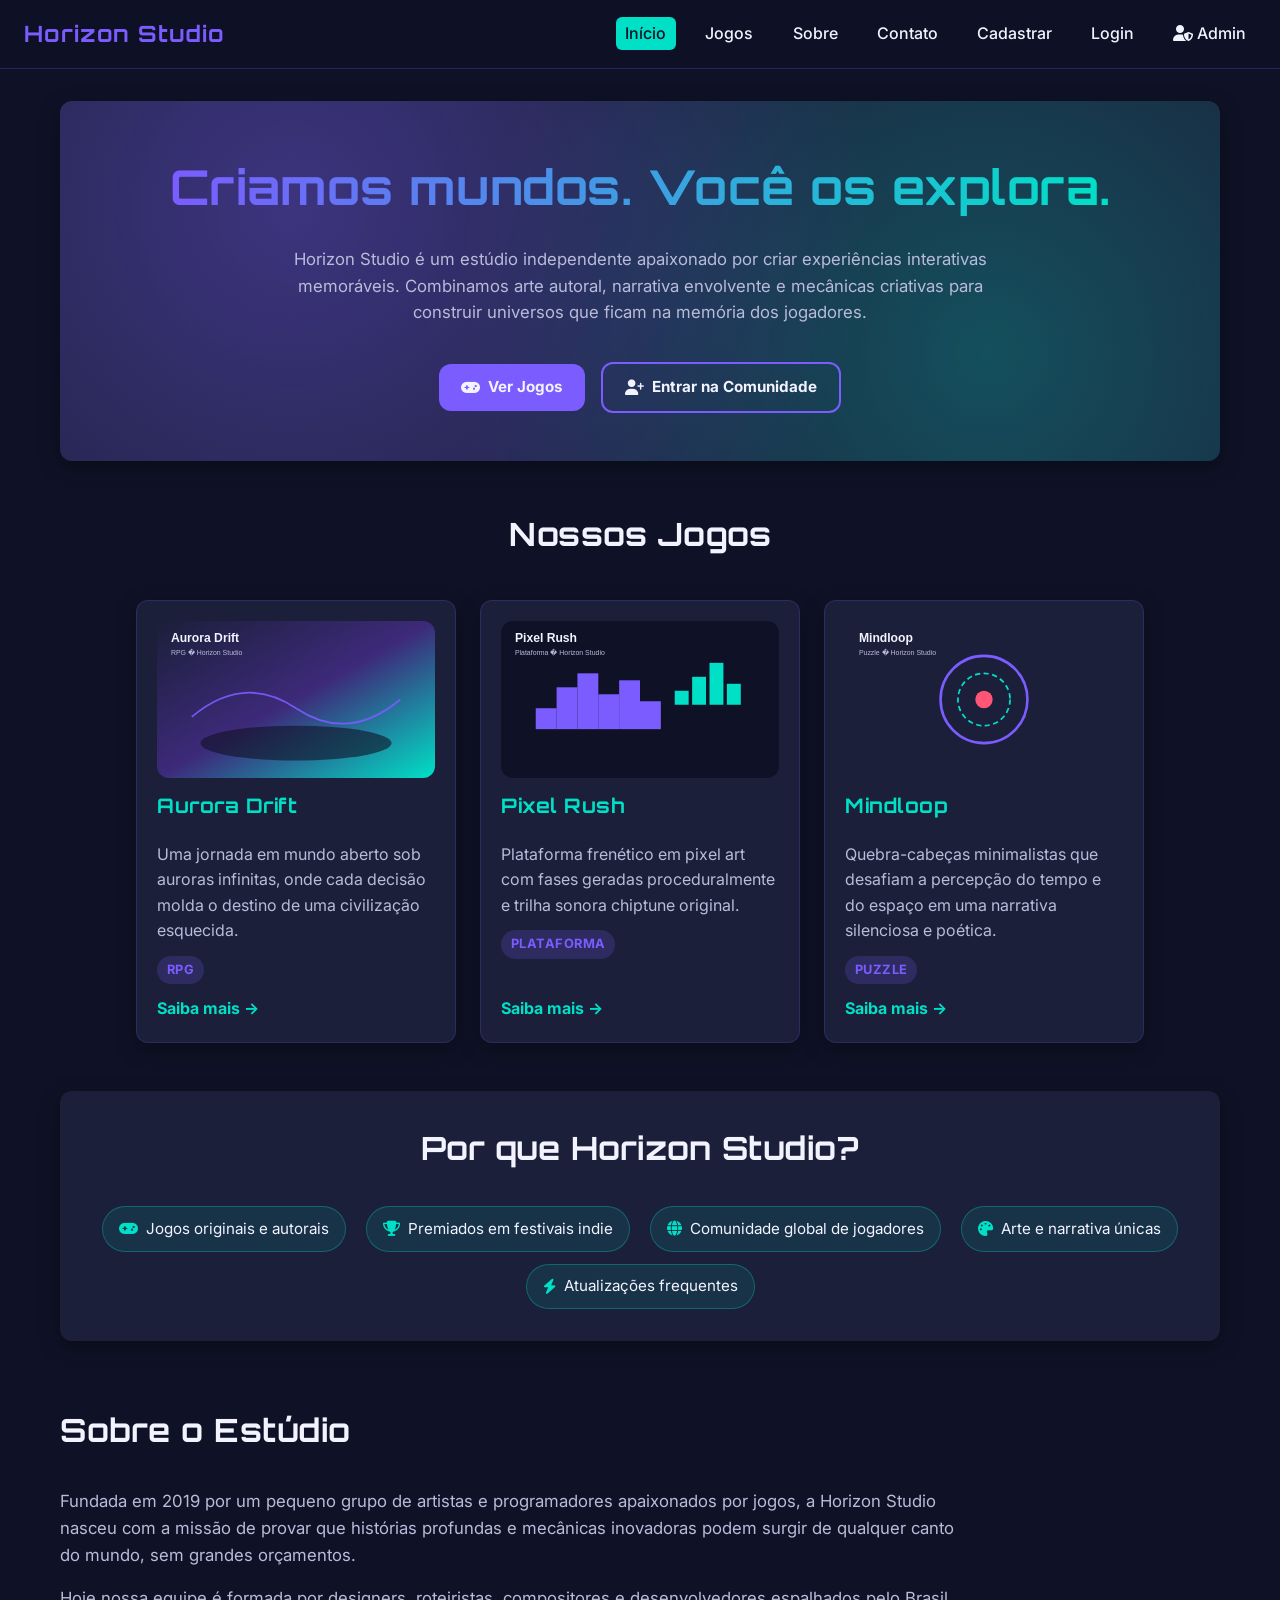
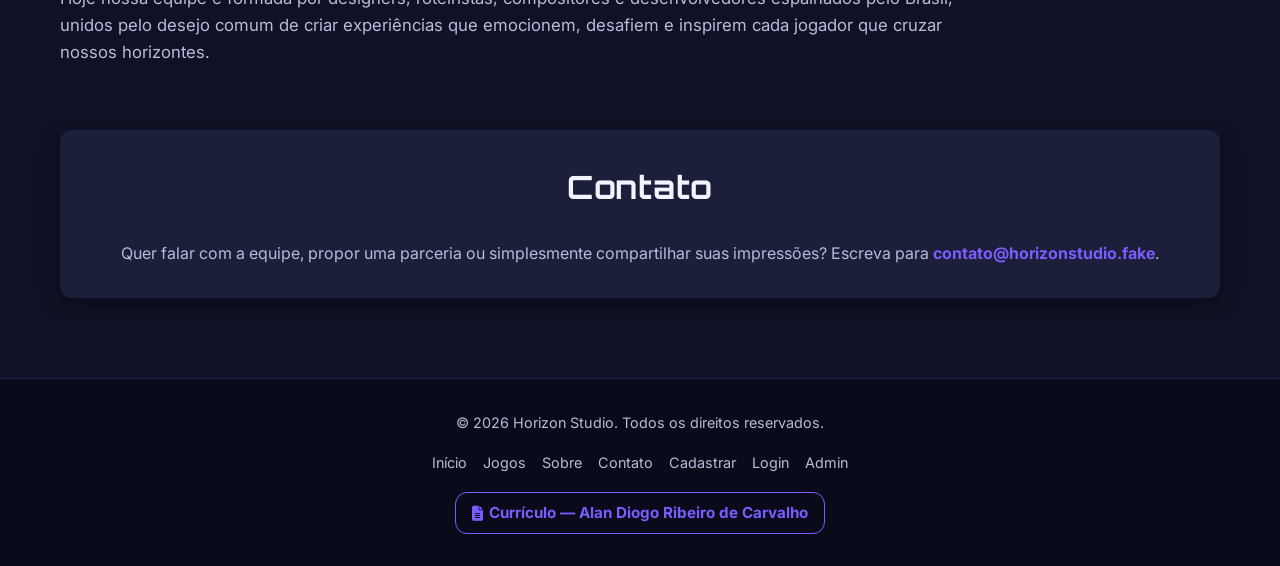
<file: Dev-Web-Suf/index.html>
<!DOCTYPE html>
<html lang="pt-BR">
<head>
  <meta charset="UTF-8">
  <meta name="viewport" content="width=device-width, initial-scale=1.0">
  <meta name="description" content="Horizon Studio — estúdio indie de desenvolvimento de jogos. Criamos mundos, você os explora.">
  <title>Horizon Studio — Estúdio Indie de Jogos</title>

  <link rel="preconnect" href="https://fonts.googleapis.com">
  <link rel="preconnect" href="https://fonts.gstatic.com" crossorigin>
  <link href="https://fonts.googleapis.com/css2?family=Orbitron:wght@500;700&family=Inter:wght@400;500;700&display=swap" rel="stylesheet">
  <link rel="stylesheet" href="comum/comum.css">
  <link rel="stylesheet" href="index/index.css">
  <link rel="stylesheet"
        href="https://cdnjs.cloudflare.com/ajax/libs/font-awesome/6.5.2/css/all.min.css"
        integrity="sha512-SnH5WK+bZxgPHs44uWIX+LLJAJ9/2PkPKZ5QiAj6Ta86w+fsb2TkcmfRyVX3pBnMFcV7oQPJkl9QevSCWr3W6A=="
        crossorigin="anonymous"
        referrerpolicy="no-referrer">
</head>
<body>
  <header class="cabecalho">
    <a href="index.html" class="logo">Horizon Studio</a>
    <nav class="menu-principal" aria-label="Navegação principal">
      <ul>
        <li><a href="index.html" class="active">Início</a></li>
        <li><a href="#jogos">Jogos</a></li>
        <li><a href="#sobre">Sobre</a></li>
        <li><a href="#contato">Contato</a></li>
        <li><a href="cadastro.html">Cadastrar</a></li>
        <li><a href="login.html">Login</a></li>
        <li><a href="admin.html"><i class="fa-solid fa-user-shield"></i> Admin</a></li>
      </ul>
    </nav>
  </header>

  <main>
    <p id="mensagemFlash" class="mensagem-flash escondida" role="status" aria-live="polite"></p>
    <section id="hero" class="secao-hero">
      <h1>Criamos mundos. Você os explora.</h1>
      <p>
        Horizon Studio é um estúdio independente apaixonado por criar
        experiências interativas memoráveis. Combinamos arte autoral,
        narrativa envolvente e mecânicas criativas para construir
        universos que ficam na memória dos jogadores.
      </p>
      <div class="acoes-hero">
        <a href="#jogos" class="botao botao-primario">
          <i class="fa-solid fa-gamepad"></i> Ver Jogos
        </a>
        <a href="cadastro.html" class="botao botao-secundario">
          <i class="fa-solid fa-user-plus"></i> Entrar na Comunidade
        </a>
      </div>
    </section>

    <section id="jogos" class="secao-jogos">
      <h2>Nossos Jogos</h2>
      <div class="lista-jogos">
        <article class="card-jogo">
          <figure>
            <img src="img/aurora.svg" alt="Capa do jogo Aurora Drift" width="640" height="360" loading="lazy">
          </figure>
          <h3>Aurora Drift</h3>
          <p>
            Uma jornada em mundo aberto sob auroras infinitas, onde cada
            decisão molda o destino de uma civilização esquecida.
          </p>
          <span class="genero-jogo">RPG</span>
          <a href="#" class="link-saiba-mais">Saiba mais</a>
        </article>

        <article class="card-jogo">
          <figure>
            <img src="img/pixel.svg" alt="Capa do jogo Pixel Rush" width="640" height="360" loading="lazy">
          </figure>
          <h3>Pixel Rush</h3>
          <p>
            Plataforma frenético em pixel art com fases geradas
            proceduralmente e trilha sonora chiptune original.
          </p>
          <span class="genero-jogo">Plataforma</span>
          <a href="#" class="link-saiba-mais">Saiba mais</a>
        </article>

        <article class="card-jogo">
          <figure>
            <img src="img/mindloop.svg" alt="Capa do jogo Mindloop" width="640" height="360" loading="lazy">
          </figure>
          <h3>Mindloop</h3>
          <p>
            Quebra-cabeças minimalistas que desafiam a percepção do
            tempo e do espaço em uma narrativa silenciosa e poética.
          </p>
          <span class="genero-jogo">Puzzle</span>
          <a href="#" class="link-saiba-mais">Saiba mais</a>
        </article>
      </div>
    </section>

    <section id="destaques" class="secao-destaques">
      <h2>Por que Horizon Studio?</h2>
      <ul class="lista-destaques">
        <li><i class="fa-solid fa-gamepad"></i> Jogos originais e autorais</li>
        <li><i class="fa-solid fa-trophy"></i> Premiados em festivais indie</li>
        <li><i class="fa-solid fa-globe"></i> Comunidade global de jogadores</li>
        <li><i class="fa-solid fa-palette"></i> Arte e narrativa únicas</li>
        <li><i class="fa-solid fa-bolt"></i> Atualizações frequentes</li>
      </ul>
    </section>

    <section id="sobre" class="secao-sobre">
      <h2>Sobre o Estúdio</h2>
      <p>
        Fundada em 2019 por um pequeno grupo de artistas e programadores
        apaixonados por jogos, a Horizon Studio nasceu com a missão de
        provar que histórias profundas e mecânicas inovadoras podem
        surgir de qualquer canto do mundo, sem grandes orçamentos.
      </p>
      <p>
        Hoje nossa equipe é formada por designers, roteiristas,
        compositores e desenvolvedores espalhados pelo Brasil, unidos
        pelo desejo comum de criar experiências que emocionem, desafiem
        e inspirem cada jogador que cruzar nossos horizontes.
      </p>
    </section>

    <section id="contato" class="secao-contato">
      <h2>Contato</h2>
      <p>
        Quer falar com a equipe, propor uma parceria ou simplesmente
        compartilhar suas impressões? Escreva para
        <a href="mailto:contato@horizonstudio.fake">contato@horizonstudio.fake</a>.
      </p>
    </section>
  </main>

  <footer class="rodape">
    <p>&copy; 2026 Horizon Studio. Todos os direitos reservados.</p>
    <nav class="menu-rodape" aria-label="Navegação do rodapé">
      <ul>
        <li><a href="index.html">Início</a></li>
        <li><a href="#jogos">Jogos</a></li>
        <li><a href="#sobre">Sobre</a></li>
        <li><a href="#contato">Contato</a></li>
        <li><a href="cadastro.html">Cadastrar</a></li>
        <li><a href="login.html">Login</a></li>
        <li><a href="admin.html">Admin</a></li>
      </ul>
    </nav>
    <a href="Curriculo_AlanDiogoR_PT.pdf"
       id="link-curriculo"
       target="_blank"
       rel="noopener noreferrer"
       title="Abrir currículo em PDF (nova aba)">
      <i class="fa-solid fa-file-lines"></i>
      Currículo — Alan Diogo Ribeiro de Carvalho
    </a>
  </footer>

  <script src="comum/formularios.js" defer></script>
</body>
</html>
</file>
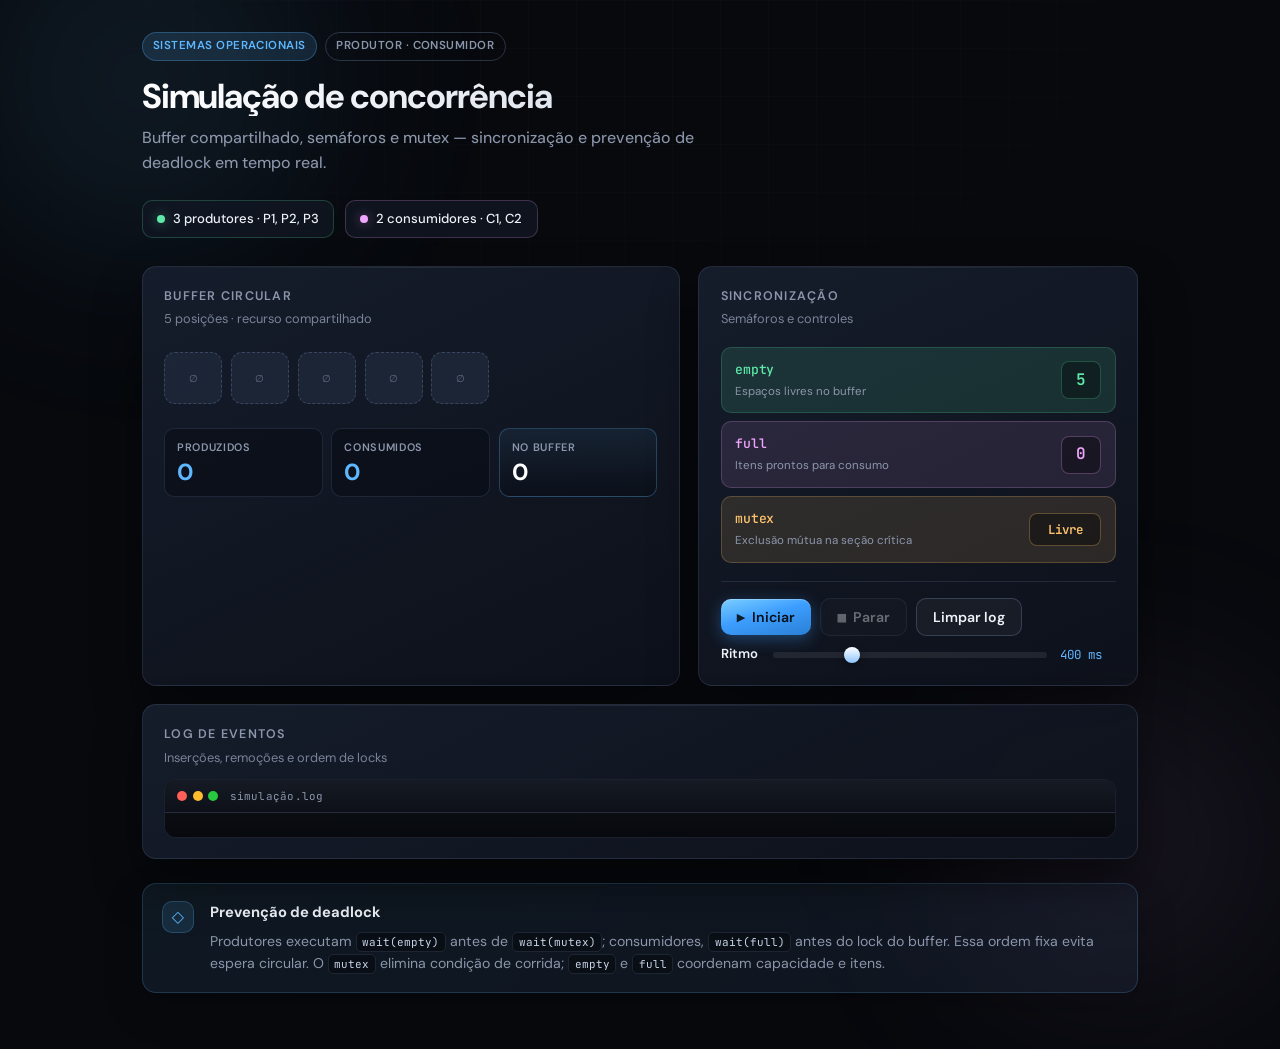
<file: Sistemas-Operacionais/concorrencia-produtor-consumidor/index.html>
<!DOCTYPE html>
<html lang="pt-BR">
  <head>
    <meta charset="UTF-8" />
    <meta name="viewport" content="width=device-width, initial-scale=1.0" />
    <title>SO — Produtor-Consumidor com Semáforos</title>
    <link rel="preconnect" href="https://fonts.googleapis.com" />
    <link rel="preconnect" href="https://fonts.gstatic.com" crossorigin />
    <link
      href="https://fonts.googleapis.com/css2?family=DM+Sans:ital,opsz,wght@0,9..40,400;0,9..40,500;0,9..40,600;0,9..40,700&family=JetBrains+Mono:wght@400;500&display=swap"
      rel="stylesheet"
    />
    <link rel="stylesheet" href="styles.css" />
  </head>
  <body>
    <div class="bg-grid" aria-hidden="true"></div>
    <div class="glow glow-a" aria-hidden="true"></div>
    <div class="glow glow-b" aria-hidden="true"></div>

    <div class="wrap">
      <header class="hero">
        <div class="hero-top">
          <span class="badge">Sistemas operacionais</span>
          <span class="badge badge-outline">Produtor · Consumidor</span>
        </div>
        <h1>Simulação de concorrência</h1>
        <p class="sub">
          Buffer compartilhado, semáforos e mutex — sincronização e prevenção de deadlock em tempo real.
        </p>
      </header>

      <div class="threads-bar">
        <div class="chip chip-prod">
          <span class="chip-dot" aria-hidden="true"></span>
          3 produtores · P1, P2, P3
        </div>
        <div class="chip chip-cons">
          <span class="chip-dot" aria-hidden="true"></span>
          2 consumidores · C1, C2
        </div>
      </div>

      <div class="panels">
        <section class="panel panel-buffer">
          <div class="panel-head">
            <h2>Buffer circular</h2>
            <span class="panel-hint">5 posições · recurso compartilhado</span>
          </div>
          <div id="buffer-slots" class="buffer-visual" aria-live="polite"></div>
          <div class="stats">
            <div class="stat-card">
              <span class="stat-label">Produzidos</span>
              <strong id="stat-produced">0</strong>
            </div>
            <div class="stat-card">
              <span class="stat-label">Consumidos</span>
              <strong id="stat-consumed">0</strong>
            </div>
            <div class="stat-card stat-card-accent">
              <span class="stat-label">No buffer</span>
              <strong id="stat-buffer-count">0</strong>
            </div>
          </div>
        </section>

        <section class="panel panel-sync">
          <div class="panel-head">
            <h2>Sincronização</h2>
            <span class="panel-hint">Semáforos e controles</span>
          </div>

          <ul class="sem-list">
            <li class="sem-item sem-empty">
              <div class="sem-info">
                <span class="sem-name">empty</span>
                <span class="sem-desc">Espaços livres no buffer</span>
              </div>
              <span class="sem-val" id="sem-empty">5</span>
            </li>
            <li class="sem-item sem-full">
              <div class="sem-info">
                <span class="sem-name">full</span>
                <span class="sem-desc">Itens prontos para consumo</span>
              </div>
              <span class="sem-val" id="sem-full">0</span>
            </li>
            <li class="sem-item sem-mutex">
              <div class="sem-info">
                <span class="sem-name">mutex</span>
                <span class="sem-desc">Exclusão mútua na seção crítica</span>
              </div>
              <span class="sem-val sem-val-text" id="sem-mutex">livre</span>
            </li>
          </ul>

          <div class="controls">
            <button type="button" id="btn-start" class="btn btn-primary">
              <span class="btn-icon">▶</span>
              Iniciar
            </button>
            <button type="button" id="btn-stop" class="btn btn-ghost" disabled>
              <span class="btn-icon">■</span>
              Parar
            </button>
            <button type="button" id="btn-clear" class="btn btn-ghost">Limpar log</button>
            <label class="speed">
              <span class="speed-label">Ritmo</span>
              <input type="range" id="speed" min="100" max="1200" value="400" />
              <span class="speed-val" id="speed-val">400 ms</span>
            </label>
          </div>
        </section>
      </div>

      <section class="panel panel-log">
        <div class="panel-head">
          <h2>Log de eventos</h2>
          <span class="panel-hint">Inserções, remoções e ordem de locks</span>
        </div>
        <div class="log-shell">
          <div class="log-toolbar" aria-hidden="true">
            <span class="log-dot"></span>
            <span class="log-dot"></span>
            <span class="log-dot"></span>
            <span class="log-title">simulação.log</span>
          </div>
          <div id="log" class="log" role="log"></div>
        </div>
      </section>

      <aside class="note">
        <div class="note-icon" aria-hidden="true">◇</div>
        <div class="note-body">
          <strong>Prevenção de deadlock</strong>
          <p>
            Produtores executam <code>wait(empty)</code> antes de <code>wait(mutex)</code>; consumidores,
            <code>wait(full)</code> antes do lock do buffer. Essa ordem fixa evita espera circular. O
            <code>mutex</code> elimina condição de corrida; <code>empty</code> e <code>full</code> coordenam
            capacidade e itens.
          </p>
        </div>
      </aside>
    </div>

    <script src="app.js"></script>
  </body>
</html>
</file>
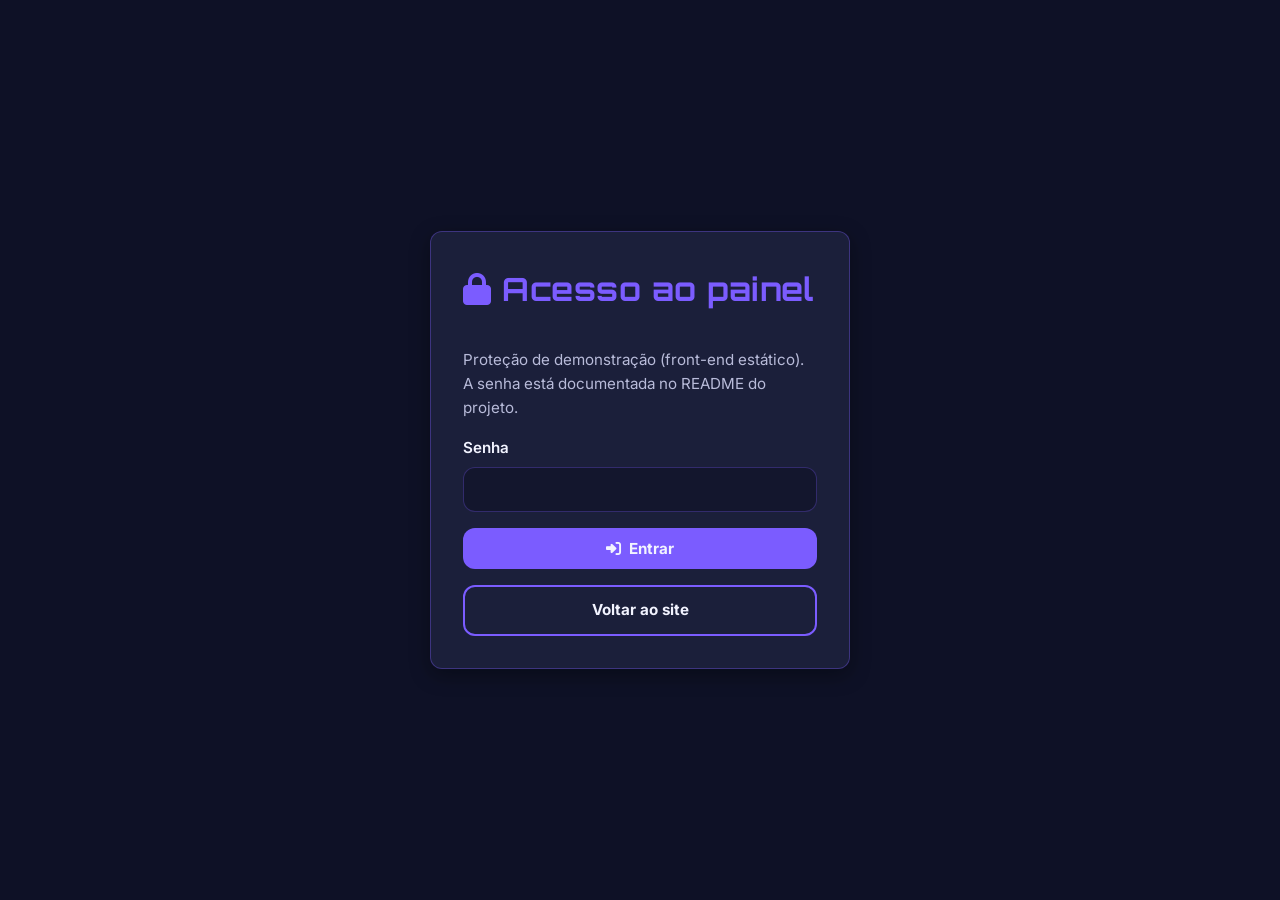
<file: Dev-Web-Suf/admin.html>
<!DOCTYPE html>
<html lang="pt-BR">
<head>
  <meta charset="UTF-8">
  <meta name="viewport" content="width=device-width, initial-scale=1.0">
  <meta name="description" content="Painel administrativo da Horizon Studio.">
  <title>Admin — Horizon Studio</title>

  <link rel="preconnect" href="https://fonts.googleapis.com">
  <link rel="preconnect" href="https://fonts.gstatic.com" crossorigin>
  <link href="https://fonts.googleapis.com/css2?family=Orbitron:wght@500;700&family=Inter:wght@400;500;700&display=swap" rel="stylesheet">
  <link rel="stylesheet" href="comum/comum.css">
  <link rel="stylesheet" href="admin/admin.css">
  <link rel="stylesheet"
        href="https://cdnjs.cloudflare.com/ajax/libs/font-awesome/6.5.2/css/all.min.css"
        integrity="sha512-SnH5WK+bZxgPHs44uWIX+LLJAJ9/2PkPKZ5QiAj6Ta86w+fsb2TkcmfRyVX3pBnMFcV7oQPJkl9QevSCWr3W6A=="
        crossorigin="anonymous"
        referrerpolicy="no-referrer">
</head>
<body>
  <div id="gateAdmin" class="gate-admin" role="dialog" aria-modal="true" aria-labelledby="gateTitulo">
    <form id="formGate" class="gate-admin__card">
      <h2 id="gateTitulo"><i class="fa-solid fa-lock"></i> Acesso ao painel</h2>
      <p>
        Proteção de demonstração (front-end estático). A senha está documentada no README do projeto.
      </p>
      <div class="campo-formulario">
        <label for="gateSenha">Senha</label>
        <input type="password" id="gateSenha" name="senha" autocomplete="current-password" required>
      </div>
      <p id="gateErro" class="gate-erro escondida" role="alert" aria-live="polite"></p>
      <button type="submit" class="botao botao-primario">
        <i class="fa-solid fa-right-to-bracket"></i> Entrar
      </button>
      <a href="index.html" class="botao botao-secundario">Voltar ao site</a>
    </form>
  </div>

  <div id="appAdmin" class="escondida" aria-hidden="true">
    <header class="cabecalho">
      <a href="index.html" class="logo">Horizon Studio</a>
      <nav class="menu-principal" aria-label="Navegação principal">
        <ul>
          <li><a href="index.html">Início</a></li>
          <li><a href="index.html#jogos">Jogos</a></li>
          <li><a href="index.html#sobre">Sobre</a></li>
          <li><a href="index.html#contato">Contato</a></li>
          <li><a href="cadastro.html">Cadastrar</a></li>
          <li><a href="login.html">Login</a></li>
          <li><a href="admin.html" class="active"><i class="fa-solid fa-user-shield"></i> Admin</a></li>
        </ul>
      </nav>
    </header>

    <main>
      <section id="form-admin" class="secao-form-admin">
        <h2><i class="fa-solid fa-user-plus"></i> Cadastrar Usuário</h2>
        <p class="subtitulo-admin">
          Preencha nome e e-mail para adicionar um novo usuário ao painel.
        </p>
        <form id="formAdmin" class="formulario-admin" autocomplete="off">
          <div class="campo-formulario">
            <label for="adminNome">Nome</label>
            <input type="text" id="adminNome" name="nome" placeholder="Ex.: Alan Diogo" required>
          </div>

          <div class="campo-formulario">
            <label for="adminEmail">E-mail</label>
            <input type="email" id="adminEmail" name="email" placeholder="exemplo@horizonstudio.fake" required>
          </div>

          <div class="acoes-formulario">
            <button type="button" id="btnCadastrar" class="botao botao-primario">
              <i class="fa-solid fa-check"></i> Cadastrar
            </button>
            <button type="button" id="btnLimpar" class="botao botao-secundario">
              <i class="fa-solid fa-eraser"></i> Limpar Campos
            </button>
          </div>
        </form>
      </section>

      <section id="busca-admin" class="secao-busca-admin">
        <h2><i class="fa-solid fa-magnifying-glass"></i> Pesquisar</h2>
        <div class="campo-busca">
          <label for="campoBusca" class="rotulo-visualmente-oculto">Buscar usuário</label>
          <input type="text" id="campoBusca" name="busca" placeholder="Buscar por nome ou e-mail...">
          <button type="button" id="btnPesquisar" class="botao botao-primario">
            <i class="fa-solid fa-magnifying-glass"></i> Pesquisar
          </button>
        </div>
      </section>

      <section id="lista-admin" class="secao-lista-admin">
        <div class="cabecalho-lista">
          <h2><i class="fa-solid fa-users"></i> Usuários Cadastrados</h2>
          <button type="button" id="btnExcluirTodos" class="botao botao-perigo">
            <i class="fa-solid fa-trash"></i> Excluir Todos
          </button>
        </div>
        <p id="mensagemLista" class="mensagem-lista">Nenhum usuário cadastrado ainda.</p>
        <ul id="listaUsuarios" class="lista-usuarios" aria-live="polite"></ul>
      </section>
    </main>

    <footer class="rodape">
      <p>&copy; 2026 Horizon Studio. Todos os direitos reservados.</p>
      <nav class="menu-rodape" aria-label="Navegação do rodapé">
        <ul>
          <li><a href="index.html">Início</a></li>
          <li><a href="index.html#jogos">Jogos</a></li>
          <li><a href="index.html#sobre">Sobre</a></li>
          <li><a href="index.html#contato">Contato</a></li>
          <li><a href="cadastro.html">Cadastrar</a></li>
          <li><a href="login.html">Login</a></li>
          <li><a href="admin.html">Admin</a></li>
        </ul>
      </nav>
      <a href="Curriculo_AlanDiogoR_PT.pdf"
         id="link-curriculo"
         target="_blank"
         rel="noopener noreferrer"
         title="Abrir currículo em PDF (nova aba)">
        Currículo — Alan Diogo Ribeiro de Carvalho
      </a>
      <a href="curriculo.html" class="link-curriculo-html">Versão HTML do currículo</a>
    </footer>
  </div>

  <script src="admin/gate.js" defer></script>
  <script src="admin/admin.js" defer></script>
</body>
</html>
</file>
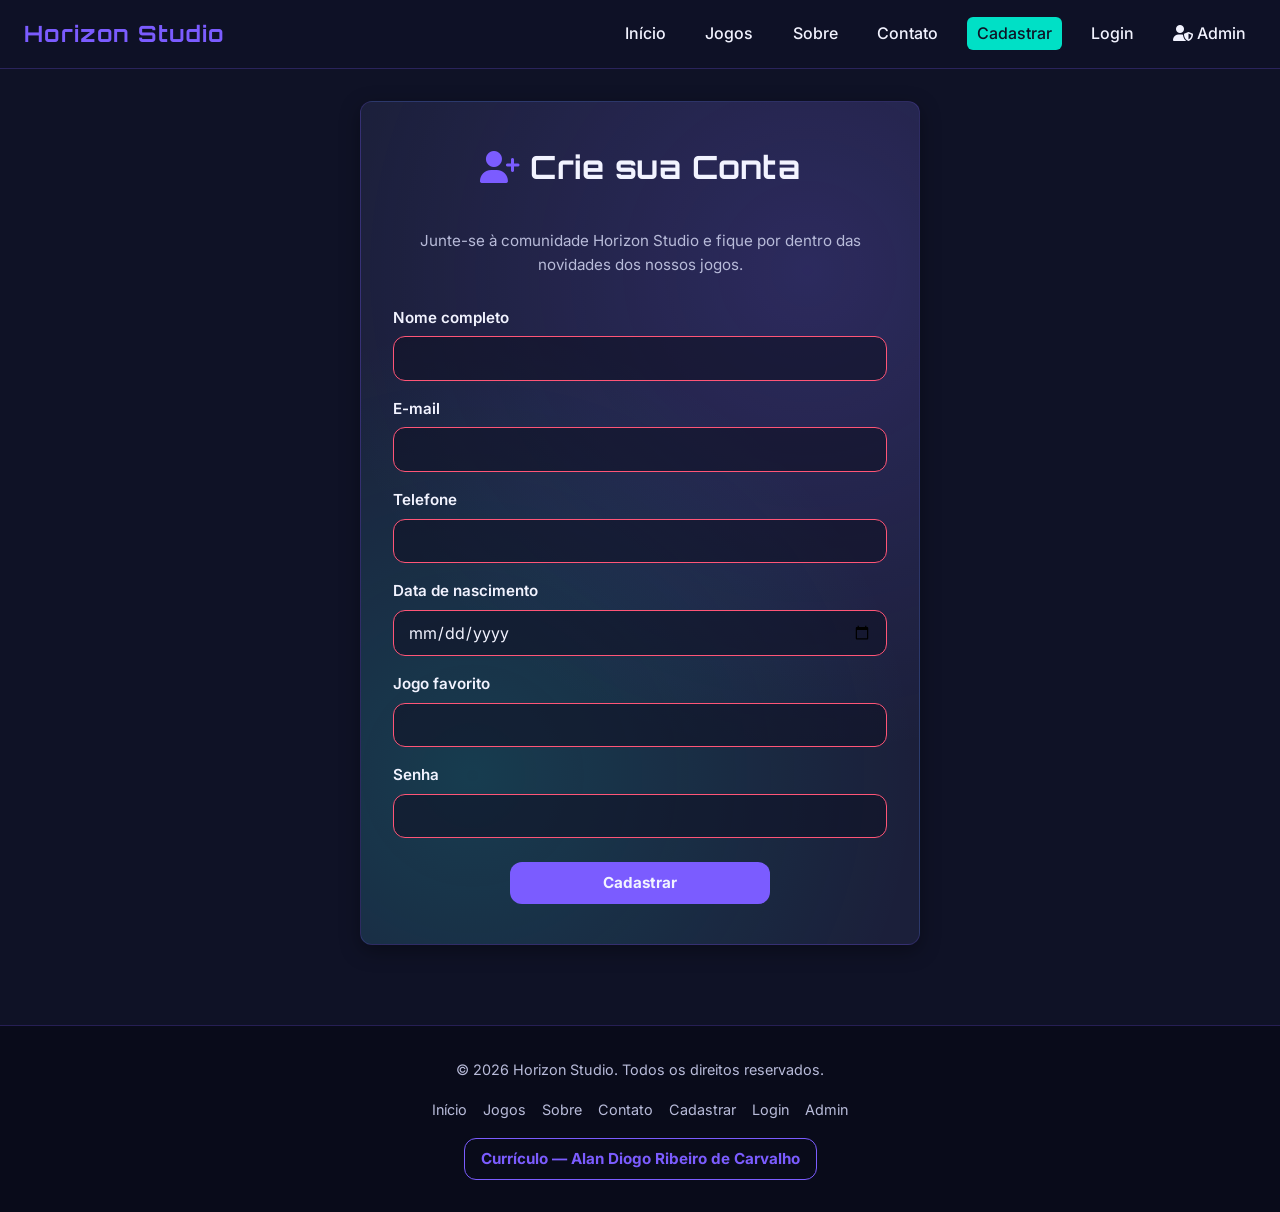
<file: Dev-Web-Suf/cadastro.html>
<!DOCTYPE html>
<html lang="pt-BR">
<head>
  <meta charset="UTF-8">
  <meta name="viewport" content="width=device-width, initial-scale=1.0">
  <meta name="description" content="Crie sua conta na comunidade Horizon Studio.">
  <title>Cadastro — Horizon Studio</title>

  <link rel="preconnect" href="https://fonts.googleapis.com">
  <link rel="preconnect" href="https://fonts.gstatic.com" crossorigin>
  <link href="https://fonts.googleapis.com/css2?family=Orbitron:wght@500;700&family=Inter:wght@400;500;700&display=swap" rel="stylesheet">
  <link rel="stylesheet" href="comum/comum.css">
  <link rel="stylesheet" href="cadastro/cadastro.css">
  <link rel="stylesheet"
        href="https://cdnjs.cloudflare.com/ajax/libs/font-awesome/6.5.2/css/all.min.css"
        integrity="sha512-SnH5WK+bZxgPHs44uWIX+LLJAJ9/2PkPKZ5QiAj6Ta86w+fsb2TkcmfRyVX3pBnMFcV7oQPJkl9QevSCWr3W6A=="
        crossorigin="anonymous"
        referrerpolicy="no-referrer">
</head>
<body>
  <header class="cabecalho">
    <a href="index.html" class="logo">Horizon Studio</a>
    <nav class="menu-principal" aria-label="Navegação principal">
      <ul>
        <li><a href="index.html">Início</a></li>
        <li><a href="index.html#jogos">Jogos</a></li>
        <li><a href="index.html#sobre">Sobre</a></li>
        <li><a href="index.html#contato">Contato</a></li>
        <li><a href="cadastro.html" class="active">Cadastrar</a></li>
        <li><a href="login.html">Login</a></li>
        <li><a href="admin.html"><i class="fa-solid fa-user-shield"></i> Admin</a></li>
      </ul>
    </nav>
  </header>

  <main>
    <section id="cadastro" class="secao-cadastro">
      <h2><i class="fa-solid fa-user-plus"></i> Crie sua Conta</h2>
      <p class="subtitulo-cadastro">
        Junte-se à comunidade Horizon Studio e fique por dentro das novidades dos nossos jogos.
      </p>
      <form id="formCadastro" action="login.html" method="post" class="formulario-cadastro" novalidate>
        <div class="campo-formulario">
          <label for="nome">Nome completo</label>
          <input type="text" id="nome" name="nome" required>
        </div>

        <div class="campo-formulario">
          <label for="email">E-mail</label>
          <input type="email" id="email" name="email" required>
        </div>

        <div class="campo-formulario">
          <label for="telefone">Telefone</label>
          <input type="tel" id="telefone" name="telefone" required>
        </div>

        <div class="campo-formulario">
          <label for="nascimento">Data de nascimento</label>
          <input type="date" id="nascimento" name="nascimento" required>
        </div>

        <div class="campo-formulario">
          <label for="jogo-favorito">Jogo favorito</label>
          <input type="text" id="jogo-favorito" name="jogo-favorito" required>
        </div>

        <div class="campo-formulario">
          <label for="senha">Senha</label>
          <input type="password" id="senha" name="senha" minlength="6" required>
        </div>

        <button type="submit" class="botao botao-primario">Cadastrar</button>
      </form>
    </section>
  </main>

  <footer class="rodape">
    <p>&copy; 2026 Horizon Studio. Todos os direitos reservados.</p>
    <nav class="menu-rodape" aria-label="Navegação do rodapé">
      <ul>
        <li><a href="index.html">Início</a></li>
        <li><a href="index.html#jogos">Jogos</a></li>
        <li><a href="index.html#sobre">Sobre</a></li>
        <li><a href="index.html#contato">Contato</a></li>
        <li><a href="cadastro.html">Cadastrar</a></li>
        <li><a href="login.html">Login</a></li>
        <li><a href="admin.html">Admin</a></li>
      </ul>
    </nav>
    <a href="Curriculo_AlanDiogoR_PT.pdf"
       id="link-curriculo"
       target="_blank"
       rel="noopener noreferrer"
       title="Abrir currículo em PDF (nova aba)">
      Currículo — Alan Diogo Ribeiro de Carvalho
    </a>
  </footer>

  <script src="comum/formularios.js" defer></script>
</body>
</html>
</file>
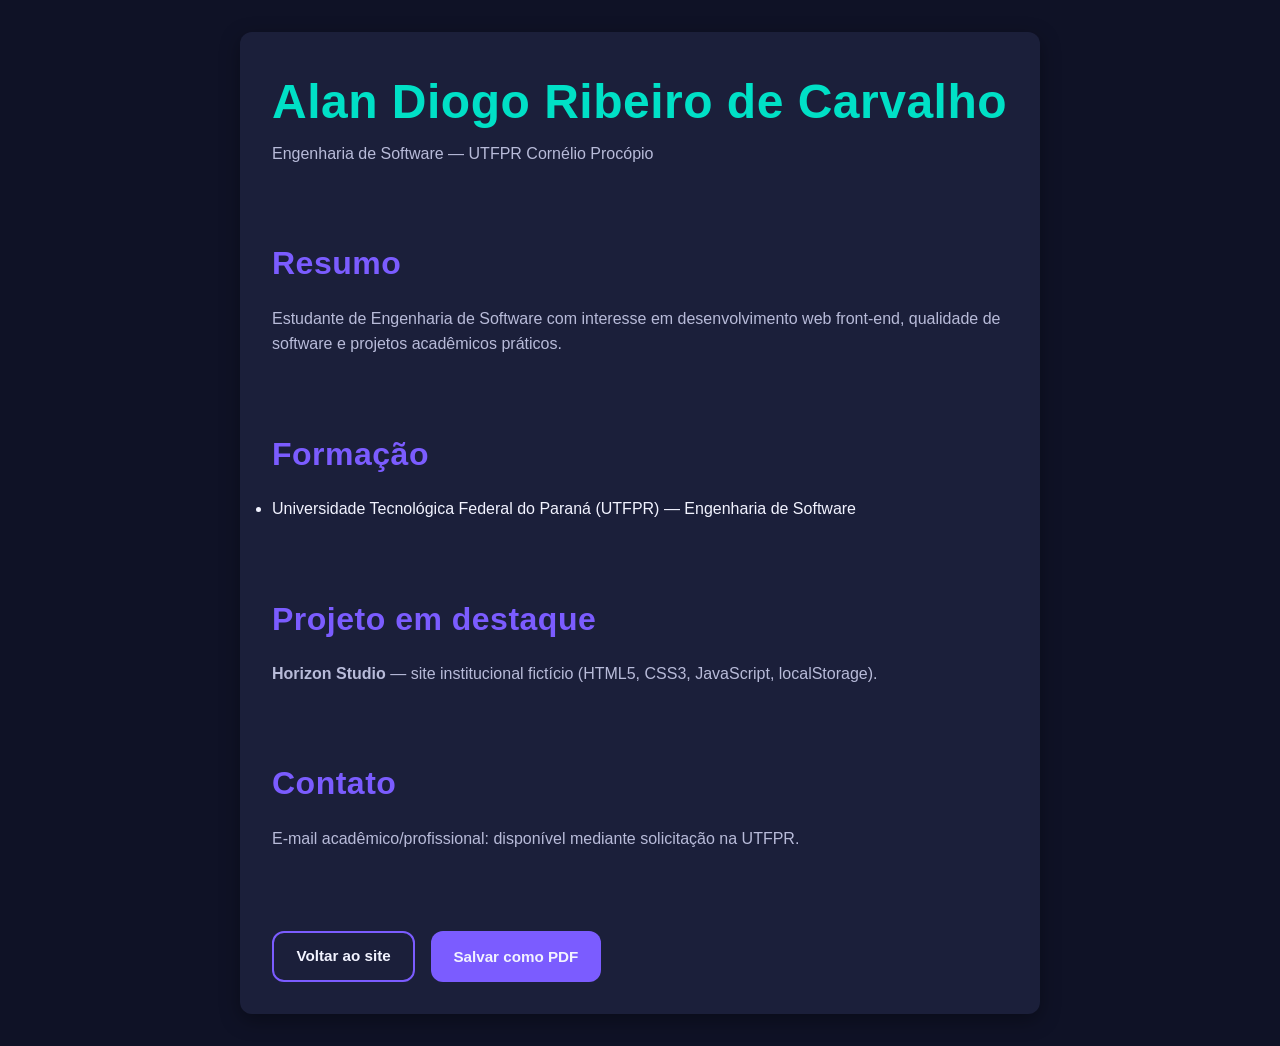
<file: Dev-Web-Suf/curriculo.html>
<!DOCTYPE html>
<html lang="pt-BR">
<head>
  <meta charset="UTF-8">
  <meta name="viewport" content="width=device-width, initial-scale=1.0">
  <title>Currículo — Alan Diogo Ribeiro de Carvalho</title>
  <link rel="stylesheet" href="comum/comum.css">
  <link rel="stylesheet" href="comum/curriculo.css">
</head>
<body>
  <main class="pagina-curriculo">
    <header>
      <h1>Alan Diogo Ribeiro de Carvalho</h1>
      <p>Engenharia de Software — UTFPR Cornélio Procópio</p>
    </header>

    <section>
      <h2>Resumo</h2>
      <p>
        Estudante de Engenharia de Software com interesse em desenvolvimento web front-end,
        qualidade de software e projetos acadêmicos práticos.
      </p>
    </section>

    <section>
      <h2>Formação</h2>
      <ul>
        <li>Universidade Tecnológica Federal do Paraná (UTFPR) — Engenharia de Software</li>
      </ul>
    </section>

    <section>
      <h2>Projeto em destaque</h2>
      <p><strong>Horizon Studio</strong> — site institucional fictício (HTML5, CSS3, JavaScript, localStorage).</p>
    </section>

    <section>
      <h2>Contato</h2>
      <p>E-mail acadêmico/profissional: disponível mediante solicitação na UTFPR.</p>
    </section>

    <p class="acoes-curriculo no-print">
      <a href="index.html" class="botao botao-secundario">Voltar ao site</a>
      <button type="button" class="botao botao-primario" onclick="window.print()">Salvar como PDF</button>
    </p>
  </main>
</body>
</html>
</file>
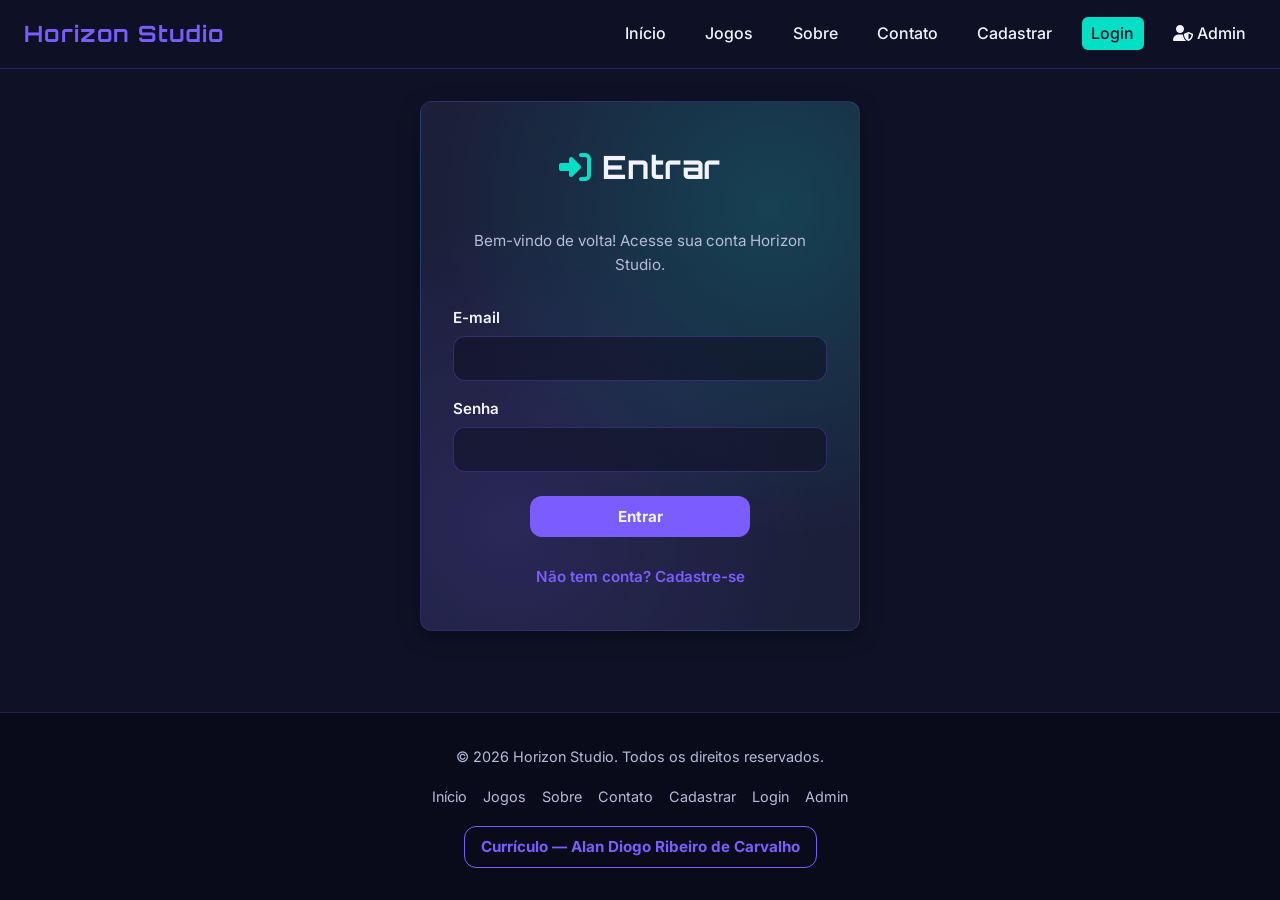
<file: Dev-Web-Suf/login.html>
<!DOCTYPE html>
<html lang="pt-BR">
<head>
  <meta charset="UTF-8">
  <meta name="viewport" content="width=device-width, initial-scale=1.0">
  <meta name="description" content="Acesse sua conta na Horizon Studio.">
  <title>Login — Horizon Studio</title>

  <link rel="preconnect" href="https://fonts.googleapis.com">
  <link rel="preconnect" href="https://fonts.gstatic.com" crossorigin>
  <link href="https://fonts.googleapis.com/css2?family=Orbitron:wght@500;700&family=Inter:wght@400;500;700&display=swap" rel="stylesheet">
  <link rel="stylesheet" href="comum/comum.css">
  <link rel="stylesheet" href="login/login.css">
  <link rel="stylesheet"
        href="https://cdnjs.cloudflare.com/ajax/libs/font-awesome/6.5.2/css/all.min.css"
        integrity="sha512-SnH5WK+bZxgPHs44uWIX+LLJAJ9/2PkPKZ5QiAj6Ta86w+fsb2TkcmfRyVX3pBnMFcV7oQPJkl9QevSCWr3W6A=="
        crossorigin="anonymous"
        referrerpolicy="no-referrer">
</head>
<body>
  <header class="cabecalho">
    <a href="index.html" class="logo">Horizon Studio</a>
    <nav class="menu-principal" aria-label="Navegação principal">
      <ul>
        <li><a href="index.html">Início</a></li>
        <li><a href="index.html#jogos">Jogos</a></li>
        <li><a href="index.html#sobre">Sobre</a></li>
        <li><a href="index.html#contato">Contato</a></li>
        <li><a href="cadastro.html">Cadastrar</a></li>
        <li><a href="login.html" class="active">Login</a></li>
        <li><a href="admin.html"><i class="fa-solid fa-user-shield"></i> Admin</a></li>
      </ul>
    </nav>
  </header>

  <main>
    <section id="login" class="secao-login">
      <h2><i class="fa-solid fa-right-to-bracket"></i> Entrar</h2>
      <p class="subtitulo-login">
        Bem-vindo de volta! Acesse sua conta Horizon Studio.
      </p>
      <p id="mensagemFlash" class="mensagem-flash escondida" role="status" aria-live="polite"></p>
      <form id="formLogin" action="index.html" method="post" class="formulario-login" novalidate>
        <div class="campo-formulario">
          <label for="email-login">E-mail</label>
          <input type="email" id="email-login" name="email" required>
        </div>

        <div class="campo-formulario">
          <label for="senha-login">Senha</label>
          <input type="password" id="senha-login" name="senha" minlength="6" required>
        </div>

        <button type="submit" class="botao botao-primario">Entrar</button>
      </form>
      <p class="texto-cadastro">
        <a href="cadastro.html">Não tem conta? Cadastre-se</a>
      </p>
    </section>
  </main>

  <footer class="rodape">
    <p>&copy; 2026 Horizon Studio. Todos os direitos reservados.</p>
    <nav class="menu-rodape" aria-label="Navegação do rodapé">
      <ul>
        <li><a href="index.html">Início</a></li>
        <li><a href="index.html#jogos">Jogos</a></li>
        <li><a href="index.html#sobre">Sobre</a></li>
        <li><a href="index.html#contato">Contato</a></li>
        <li><a href="cadastro.html">Cadastrar</a></li>
        <li><a href="login.html">Login</a></li>
        <li><a href="admin.html">Admin</a></li>
      </ul>
    </nav>
    <a href="Curriculo_AlanDiogoR_PT.pdf"
       id="link-curriculo"
       target="_blank"
       rel="noopener noreferrer"
       title="Abrir currículo em PDF (nova aba)">
      Currículo — Alan Diogo Ribeiro de Carvalho
    </a>
  </footer>

  <script src="comum/formularios.js" defer></script>
</body>
</html>
</file>
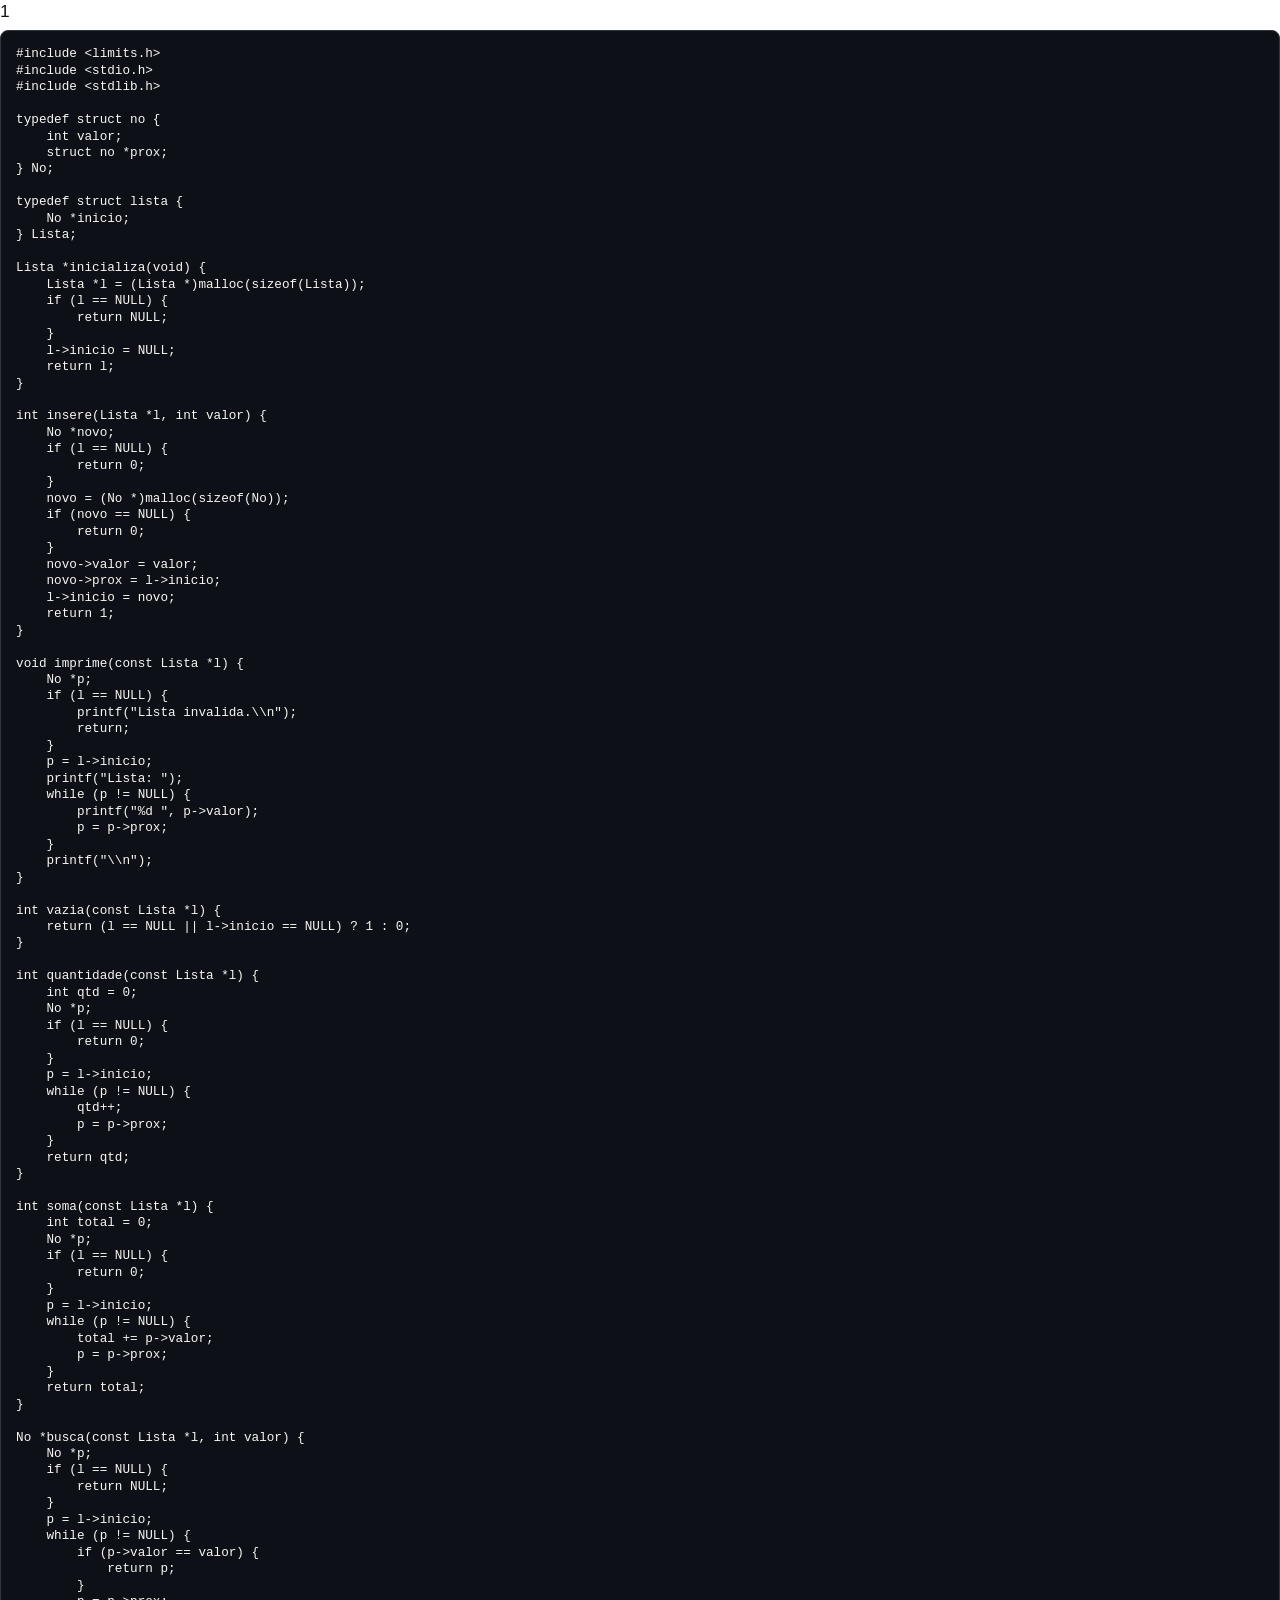
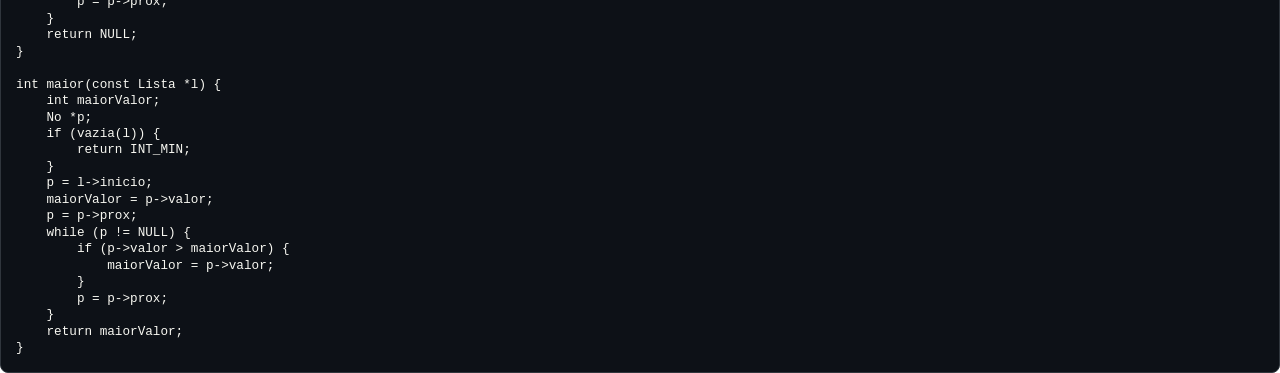
<file: ESD-1/06-10-lista-encadeada/atividade_lista_encadeada.html>
<!DOCTYPE html>
<html lang="pt-BR">
<head>
  <meta charset="utf-8">
  <meta name="viewport" content="width=device-width, initial-scale=1">
  <title></title>
  <style>
    @page { size: A4; margin: 2cm; }
    body {
      font-family: Arial, Helvetica, sans-serif;
      color: #111;
      line-height: 1.3;
      font-size: 12pt;
      margin: 0;
    }
    .numero {
      margin: 0 0 2mm;
      font-size: 13pt;
    }
    .bloco-codigo {
      background: #0d1117;
      color: #f8f8f2;
      border-radius: 8px;
      padding: 4mm;
      border: 1px solid #30363d;
      font-family: "Consolas", "Courier New", monospace;
      font-size: 9.5pt;
      white-space: pre-wrap;
    }
  </style>
</head>
<body>
  <p class="numero">1</p>
  <div class="bloco-codigo">#include &lt;limits.h&gt;
#include &lt;stdio.h&gt;
#include &lt;stdlib.h&gt;

typedef struct no {
    int valor;
    struct no *prox;
} No;

typedef struct lista {
    No *inicio;
} Lista;

Lista *inicializa(void) {
    Lista *l = (Lista *)malloc(sizeof(Lista));
    if (l == NULL) {
        return NULL;
    }
    l-&gt;inicio = NULL;
    return l;
}

int insere(Lista *l, int valor) {
    No *novo;
    if (l == NULL) {
        return 0;
    }
    novo = (No *)malloc(sizeof(No));
    if (novo == NULL) {
        return 0;
    }
    novo-&gt;valor = valor;
    novo-&gt;prox = l-&gt;inicio;
    l-&gt;inicio = novo;
    return 1;
}

void imprime(const Lista *l) {
    No *p;
    if (l == NULL) {
        printf("Lista invalida.\\n");
        return;
    }
    p = l-&gt;inicio;
    printf("Lista: ");
    while (p != NULL) {
        printf("%d ", p-&gt;valor);
        p = p-&gt;prox;
    }
    printf("\\n");
}

int vazia(const Lista *l) {
    return (l == NULL || l-&gt;inicio == NULL) ? 1 : 0;
}

int quantidade(const Lista *l) {
    int qtd = 0;
    No *p;
    if (l == NULL) {
        return 0;
    }
    p = l-&gt;inicio;
    while (p != NULL) {
        qtd++;
        p = p-&gt;prox;
    }
    return qtd;
}

int soma(const Lista *l) {
    int total = 0;
    No *p;
    if (l == NULL) {
        return 0;
    }
    p = l-&gt;inicio;
    while (p != NULL) {
        total += p-&gt;valor;
        p = p-&gt;prox;
    }
    return total;
}

No *busca(const Lista *l, int valor) {
    No *p;
    if (l == NULL) {
        return NULL;
    }
    p = l-&gt;inicio;
    while (p != NULL) {
        if (p-&gt;valor == valor) {
            return p;
        }
        p = p-&gt;prox;
    }
    return NULL;
}

int maior(const Lista *l) {
    int maiorValor;
    No *p;
    if (vazia(l)) {
        return INT_MIN;
    }
    p = l-&gt;inicio;
    maiorValor = p-&gt;valor;
    p = p-&gt;prox;
    while (p != NULL) {
        if (p-&gt;valor &gt; maiorValor) {
            maiorValor = p-&gt;valor;
        }
        p = p-&gt;prox;
    }
    return maiorValor;
}</div>
</body>
</html>
</file>
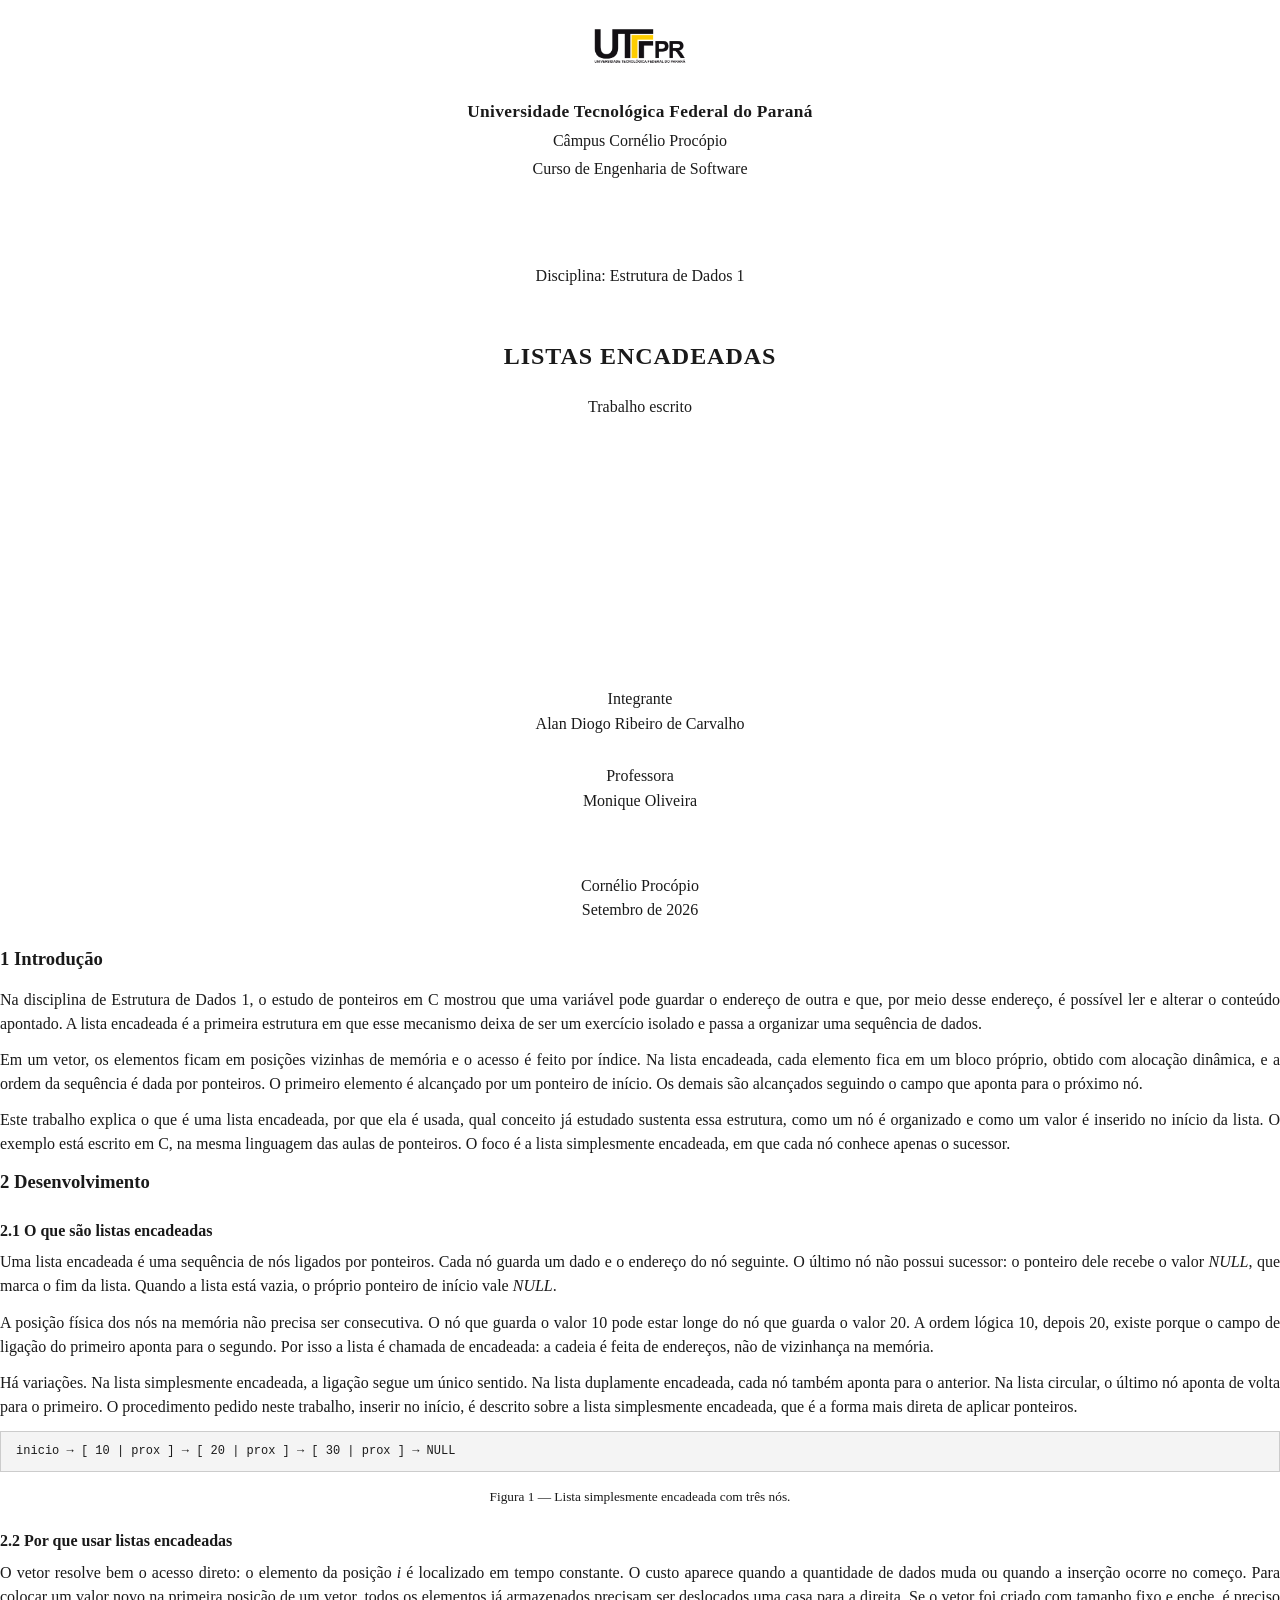
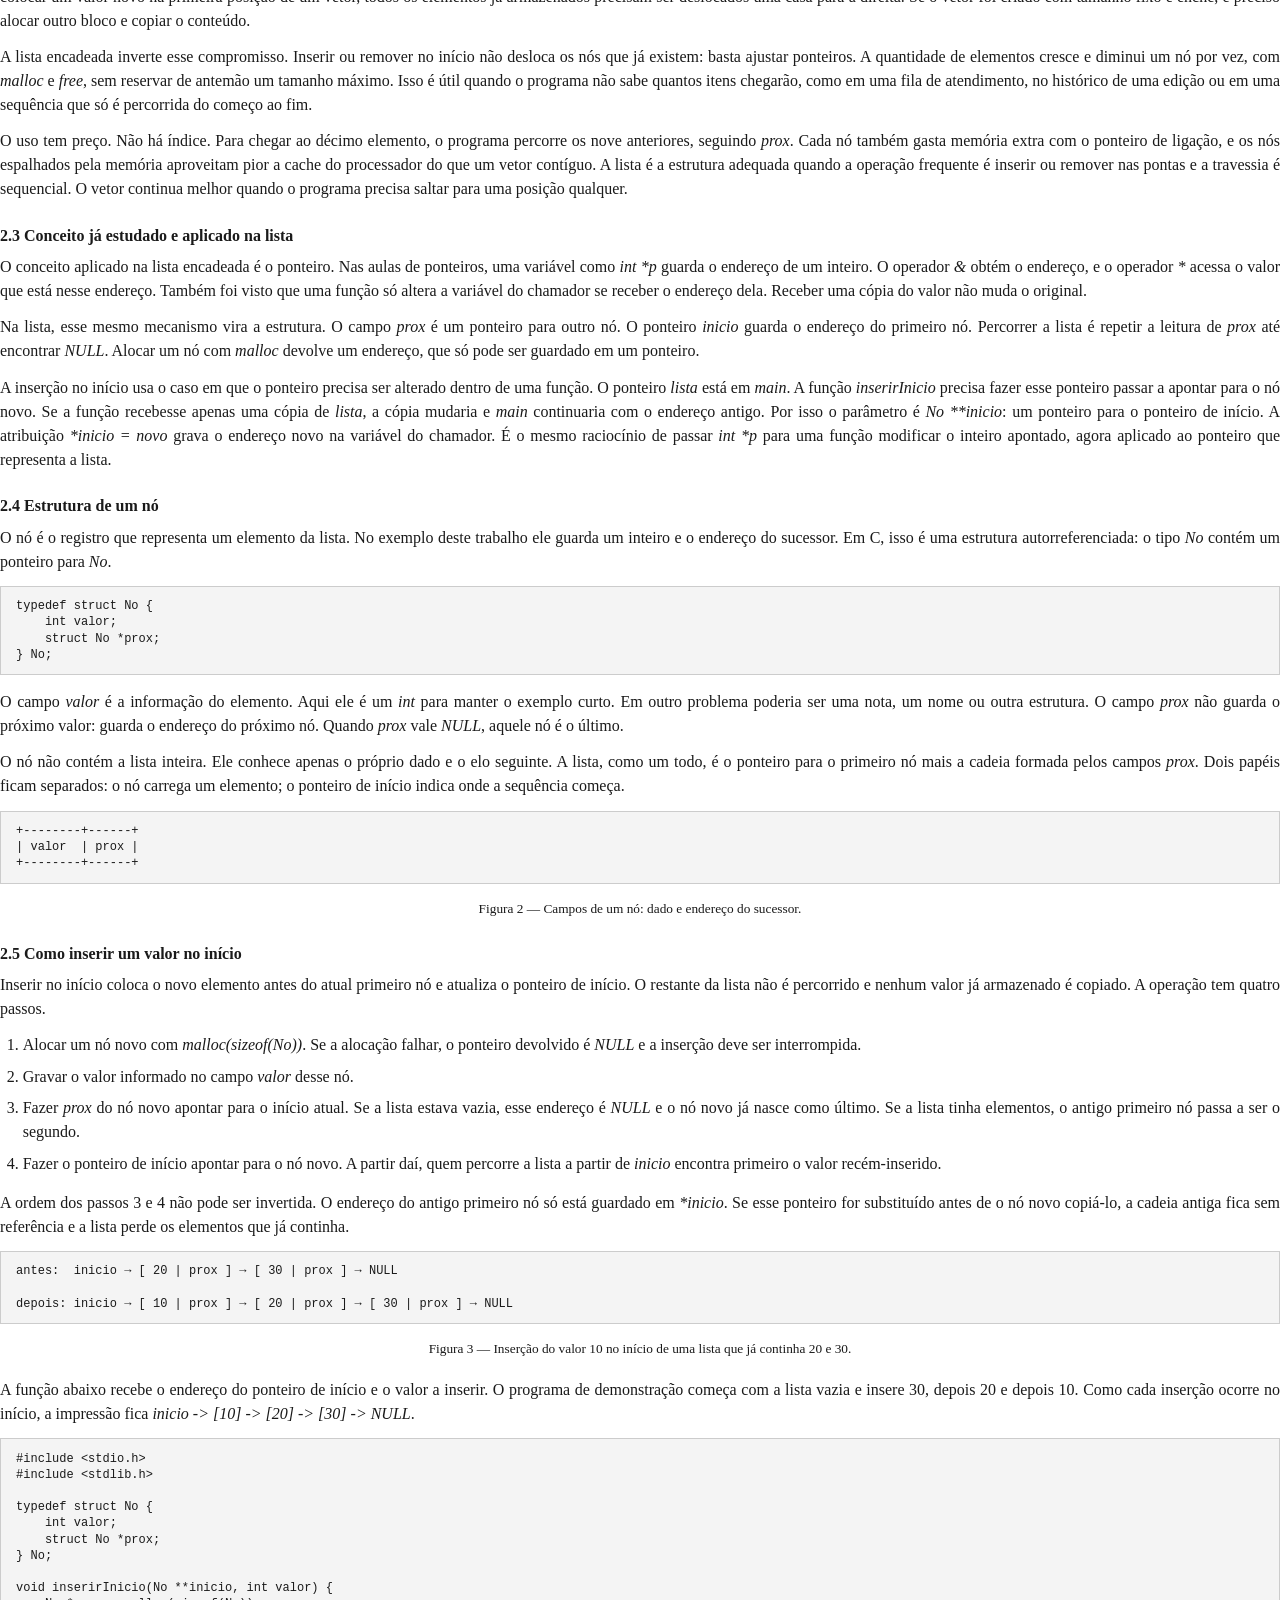
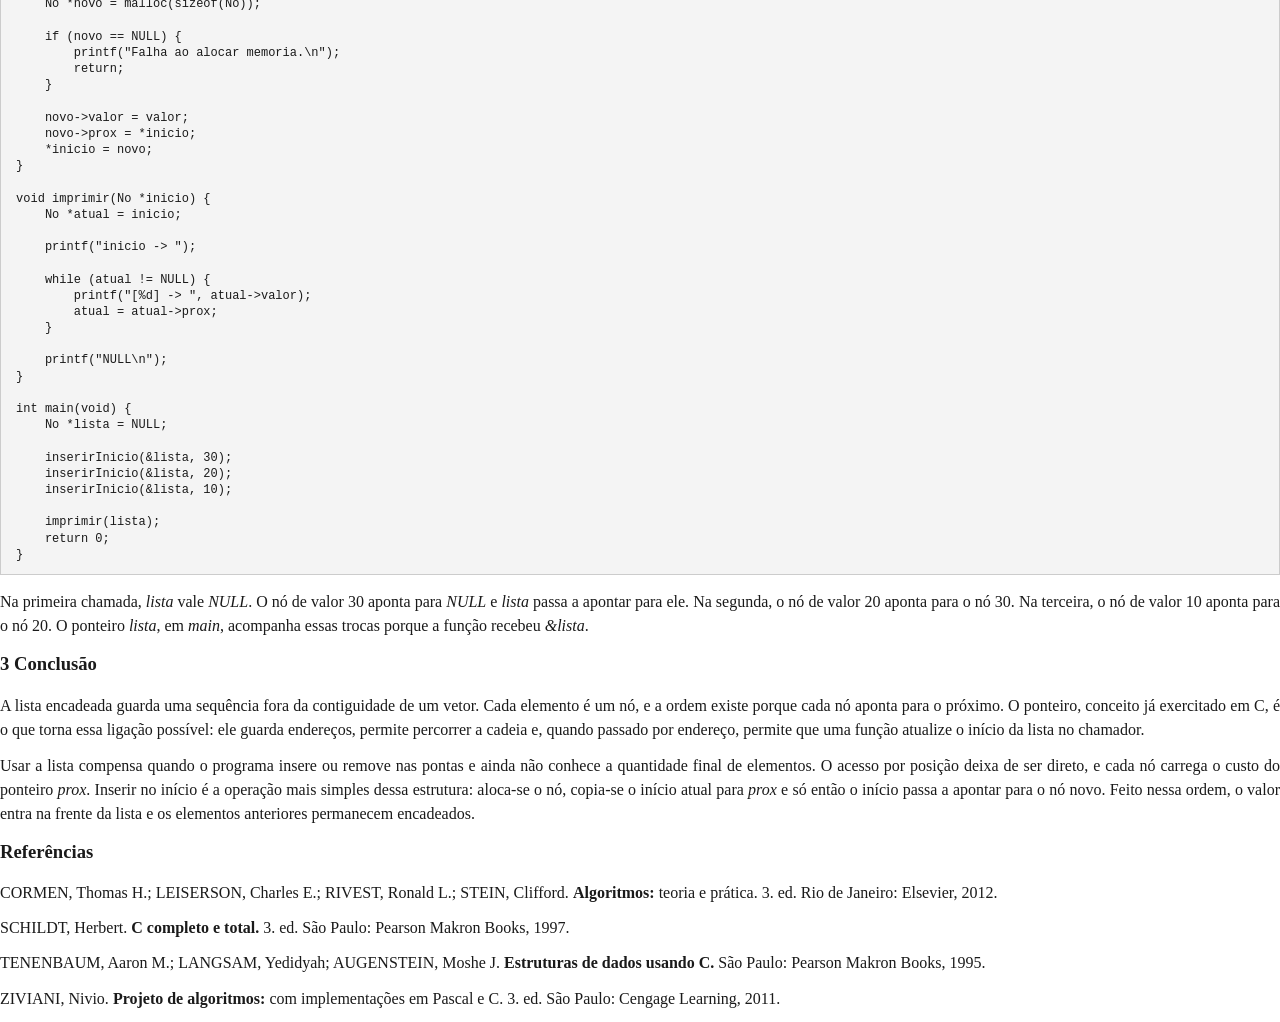
<file: ESD-1/30-09-listas-encadeadas/trabalho.html>
<!DOCTYPE html>
<html lang="pt-BR">
<head>
<meta charset="utf-8">
<title>Listas encadeadas — Estrutura de Dados 1</title>
<style>
  @page {
    size: A4;
    margin: 2cm 2cm 2cm 3cm;
  }

  * { box-sizing: border-box; }

  html, body {
    margin: 0;
    padding: 0;
    color: #1a1a1a;
    font-family: "Liberation Serif", "Times New Roman", Times, serif;
    font-size: 12pt;
    line-height: 1.5;
  }

  .cover {
    page-break-after: always;
    min-height: 250mm;
    display: flex;
    flex-direction: column;
    align-items: center;
    text-align: center;
  }

  .cover img {
    width: 92px;
    height: auto;
    margin-top: 4mm;
  }

  .cover .univ {
    margin-top: 6mm;
    font-size: 13pt;
    font-weight: 700;
    letter-spacing: 0.02em;
  }

  .cover .campus,
  .cover .curso {
    margin-top: 1mm;
    font-size: 12pt;
  }

  .cover .disc {
    margin-top: 22mm;
    font-size: 12pt;
  }

  .cover h1 {
    margin: 14mm 12mm 0;
    font-size: 18pt;
    font-weight: 700;
    letter-spacing: 0.04em;
    line-height: 1.3;
  }

  .cover .tipo {
    margin-top: 6mm;
    font-size: 12pt;
  }

  .cover .people {
    margin-top: auto;
    margin-bottom: 16mm;
    font-size: 12pt;
    line-height: 1.6;
  }

  .cover .place {
    margin-bottom: 6mm;
    font-size: 12pt;
  }

  h2 {
    font-size: 14pt;
    margin: 0 0 4mm;
    font-weight: 700;
  }

  h3 {
    font-size: 12pt;
    margin: 6mm 0 2mm;
    font-weight: 700;
  }

  p { margin: 0 0 3.2mm; text-align: justify; }

  .sec { page-break-inside: auto; }

  ol.passos { margin: 2mm 0 4mm 6mm; padding: 0; }
  ol.passos li { margin: 0 0 2mm; text-align: justify; }

  pre {
    font-family: "Liberation Mono", "Courier New", monospace;
    font-size: 9pt;
    line-height: 1.35;
    background: #f4f4f4;
    border: 0.2mm solid #ccc;
    padding: 3mm 4mm;
    margin: 2mm 0 4mm;
    white-space: pre-wrap;
  }

  .figura {
    margin: 3mm 0 5mm;
    page-break-inside: avoid;
  }

  .figura .legenda {
    font-size: 10pt;
    text-align: center;
    margin-top: 2mm;
  }

  .cadeia, .nos {
    display: flex;
    align-items: center;
    justify-content: center;
    gap: 2mm;
    flex-wrap: wrap;
    margin: 2mm 0;
    font-family: "Liberation Sans", Arial, sans-serif;
    font-size: 10pt;
  }

  .no {
    display: flex;
    border: 0.4mm solid #222;
  }

  .no span {
    min-width: 18mm;
    padding: 1.5mm 2.5mm;
    text-align: center;
  }

  .no span + span { border-left: 0.3mm solid #222; }

  .seta { font-weight: 700; }

  .rotulo {
    font-family: "Liberation Sans", Arial, sans-serif;
    font-size: 10pt;
    font-weight: 700;
    min-width: 22mm;
  }

  table.ref { width: 100%; border-collapse: collapse; }
  .ref p {
    padding-left: 1.25cm;
    text-indent: -1.25cm;
    margin: 0 0 3mm;
    text-align: justify;
  }
</style>
</head>
<body>

<section class="cover">
  <img src="utfpr-logo.png" alt="Logotipo da UTFPR">
  <div class="univ">Universidade Tecnológica Federal do Paraná</div>
  <div class="campus">Câmpus Cornélio Procópio</div>
  <div class="curso">Curso de Engenharia de Software</div>

  <div class="disc">Disciplina: Estrutura de Dados 1</div>
  <h1>LISTAS ENCADEADAS</h1>
  <div class="tipo">Trabalho escrito</div>

  <div class="people">
    Integrante<br>
    Alan Diogo Ribeiro de Carvalho<br><br>
    Professora<br>
    Monique Oliveira
  </div>
  <div class="place">Cornélio Procópio<br>Setembro de 2026</div>
</section>

<section class="sec">
  <h2>1 Introdução</h2>
  <p>Na disciplina de Estrutura de Dados 1, o estudo de ponteiros em C mostrou que uma variável pode guardar o endereço de outra e que, por meio desse endereço, é possível ler e alterar o conteúdo apontado. A lista encadeada é a primeira estrutura em que esse mecanismo deixa de ser um exercício isolado e passa a organizar uma sequência de dados.</p>
  <p>Em um vetor, os elementos ficam em posições vizinhas de memória e o acesso é feito por índice. Na lista encadeada, cada elemento fica em um bloco próprio, obtido com alocação dinâmica, e a ordem da sequência é dada por ponteiros. O primeiro elemento é alcançado por um ponteiro de início. Os demais são alcançados seguindo o campo que aponta para o próximo nó.</p>
  <p>Este trabalho explica o que é uma lista encadeada, por que ela é usada, qual conceito já estudado sustenta essa estrutura, como um nó é organizado e como um valor é inserido no início da lista. O exemplo está escrito em C, na mesma linguagem das aulas de ponteiros. O foco é a lista simplesmente encadeada, em que cada nó conhece apenas o sucessor.</p>
</section>

<section class="sec">
  <h2>2 Desenvolvimento</h2>

  <h3>2.1 O que são listas encadeadas</h3>
  <p>Uma lista encadeada é uma sequência de nós ligados por ponteiros. Cada nó guarda um dado e o endereço do nó seguinte. O último nó não possui sucessor: o ponteiro dele recebe o valor <em>NULL</em>, que marca o fim da lista. Quando a lista está vazia, o próprio ponteiro de início vale <em>NULL</em>.</p>
  <p>A posição física dos nós na memória não precisa ser consecutiva. O nó que guarda o valor 10 pode estar longe do nó que guarda o valor 20. A ordem lógica 10, depois 20, existe porque o campo de ligação do primeiro aponta para o segundo. Por isso a lista é chamada de encadeada: a cadeia é feita de endereços, não de vizinhança na memória.</p>
  <p>Há variações. Na lista simplesmente encadeada, a ligação segue um único sentido. Na lista duplamente encadeada, cada nó também aponta para o anterior. Na lista circular, o último nó aponta de volta para o primeiro. O procedimento pedido neste trabalho, inserir no início, é descrito sobre a lista simplesmente encadeada, que é a forma mais direta de aplicar ponteiros.</p>

  <div class="figura">
    <pre>inicio → [ 10 | prox ] → [ 20 | prox ] → [ 30 | prox ] → NULL</pre>
    <div class="legenda">Figura 1 — Lista simplesmente encadeada com três nós.</div>
  </div>

  <h3>2.2 Por que usar listas encadeadas</h3>
  <p>O vetor resolve bem o acesso direto: o elemento da posição <em>i</em> é localizado em tempo constante. O custo aparece quando a quantidade de dados muda ou quando a inserção ocorre no começo. Para colocar um valor novo na primeira posição de um vetor, todos os elementos já armazenados precisam ser deslocados uma casa para a direita. Se o vetor foi criado com tamanho fixo e enche, é preciso alocar outro bloco e copiar o conteúdo.</p>
  <p>A lista encadeada inverte esse compromisso. Inserir ou remover no início não desloca os nós que já existem: basta ajustar ponteiros. A quantidade de elementos cresce e diminui um nó por vez, com <em>malloc</em> e <em>free</em>, sem reservar de antemão um tamanho máximo. Isso é útil quando o programa não sabe quantos itens chegarão, como em uma fila de atendimento, no histórico de uma edição ou em uma sequência que só é percorrida do começo ao fim.</p>
  <p>O uso tem preço. Não há índice. Para chegar ao décimo elemento, o programa percorre os nove anteriores, seguindo <em>prox</em>. Cada nó também gasta memória extra com o ponteiro de ligação, e os nós espalhados pela memória aproveitam pior a cache do processador do que um vetor contíguo. A lista é a estrutura adequada quando a operação frequente é inserir ou remover nas pontas e a travessia é sequencial. O vetor continua melhor quando o programa precisa saltar para uma posição qualquer.</p>

  <h3>2.3 Conceito já estudado e aplicado na lista</h3>
  <p>O conceito aplicado na lista encadeada é o ponteiro. Nas aulas de ponteiros, uma variável como <em>int *p</em> guarda o endereço de um inteiro. O operador <em>&amp;</em> obtém o endereço, e o operador <em>*</em> acessa o valor que está nesse endereço. Também foi visto que uma função só altera a variável do chamador se receber o endereço dela. Receber uma cópia do valor não muda o original.</p>
  <p>Na lista, esse mesmo mecanismo vira a estrutura. O campo <em>prox</em> é um ponteiro para outro nó. O ponteiro <em>inicio</em> guarda o endereço do primeiro nó. Percorrer a lista é repetir a leitura de <em>prox</em> até encontrar <em>NULL</em>. Alocar um nó com <em>malloc</em> devolve um endereço, que só pode ser guardado em um ponteiro.</p>
  <p>A inserção no início usa o caso em que o ponteiro precisa ser alterado dentro de uma função. O ponteiro <em>lista</em> está em <em>main</em>. A função <em>inserirInicio</em> precisa fazer esse ponteiro passar a apontar para o nó novo. Se a função recebesse apenas uma cópia de <em>lista</em>, a cópia mudaria e <em>main</em> continuaria com o endereço antigo. Por isso o parâmetro é <em>No **inicio</em>: um ponteiro para o ponteiro de início. A atribuição <em>*inicio = novo</em> grava o endereço novo na variável do chamador. É o mesmo raciocínio de passar <em>int *p</em> para uma função modificar o inteiro apontado, agora aplicado ao ponteiro que representa a lista.</p>

  <h3>2.4 Estrutura de um nó</h3>
  <p>O nó é o registro que representa um elemento da lista. No exemplo deste trabalho ele guarda um inteiro e o endereço do sucessor. Em C, isso é uma estrutura autorreferenciada: o tipo <em>No</em> contém um ponteiro para <em>No</em>.</p>
  <pre>typedef struct No {
    int valor;
    struct No *prox;
} No;</pre>
  <p>O campo <em>valor</em> é a informação do elemento. Aqui ele é um <em>int</em> para manter o exemplo curto. Em outro problema poderia ser uma nota, um nome ou outra estrutura. O campo <em>prox</em> não guarda o próximo valor: guarda o endereço do próximo nó. Quando <em>prox</em> vale <em>NULL</em>, aquele nó é o último.</p>
  <p>O nó não contém a lista inteira. Ele conhece apenas o próprio dado e o elo seguinte. A lista, como um todo, é o ponteiro para o primeiro nó mais a cadeia formada pelos campos <em>prox</em>. Dois papéis ficam separados: o nó carrega um elemento; o ponteiro de início indica onde a sequência começa.</p>

  <div class="figura">
    <pre>+--------+------+
| valor  | prox |
+--------+------+</pre>
    <div class="legenda">Figura 2 — Campos de um nó: dado e endereço do sucessor.</div>
  </div>

  <h3>2.5 Como inserir um valor no início</h3>
  <p>Inserir no início coloca o novo elemento antes do atual primeiro nó e atualiza o ponteiro de início. O restante da lista não é percorrido e nenhum valor já armazenado é copiado. A operação tem quatro passos.</p>
  <ol class="passos">
    <li>Alocar um nó novo com <em>malloc(sizeof(No))</em>. Se a alocação falhar, o ponteiro devolvido é <em>NULL</em> e a inserção deve ser interrompida.</li>
    <li>Gravar o valor informado no campo <em>valor</em> desse nó.</li>
    <li>Fazer <em>prox</em> do nó novo apontar para o início atual. Se a lista estava vazia, esse endereço é <em>NULL</em> e o nó novo já nasce como último. Se a lista tinha elementos, o antigo primeiro nó passa a ser o segundo.</li>
    <li>Fazer o ponteiro de início apontar para o nó novo. A partir daí, quem percorre a lista a partir de <em>inicio</em> encontra primeiro o valor recém-inserido.</li>
  </ol>
  <p>A ordem dos passos 3 e 4 não pode ser invertida. O endereço do antigo primeiro nó só está guardado em <em>*inicio</em>. Se esse ponteiro for substituído antes de o nó novo copiá-lo, a cadeia antiga fica sem referência e a lista perde os elementos que já continha.</p>

  <div class="figura">
    <pre>antes:  inicio → [ 20 | prox ] → [ 30 | prox ] → NULL

depois: inicio → [ 10 | prox ] → [ 20 | prox ] → [ 30 | prox ] → NULL</pre>
    <div class="legenda">Figura 3 — Inserção do valor 10 no início de uma lista que já continha 20 e 30.</div>
  </div>

  <p>A função abaixo recebe o endereço do ponteiro de início e o valor a inserir. O programa de demonstração começa com a lista vazia e insere 30, depois 20 e depois 10. Como cada inserção ocorre no início, a impressão fica <em>inicio -&gt; [10] -&gt; [20] -&gt; [30] -&gt; NULL</em>.</p>

  <pre>#include &lt;stdio.h&gt;
#include &lt;stdlib.h&gt;

typedef struct No {
    int valor;
    struct No *prox;
} No;

void inserirInicio(No **inicio, int valor) {
    No *novo = malloc(sizeof(No));

    if (novo == NULL) {
        printf("Falha ao alocar memoria.\n");
        return;
    }

    novo-&gt;valor = valor;
    novo-&gt;prox = *inicio;
    *inicio = novo;
}

void imprimir(No *inicio) {
    No *atual = inicio;

    printf("inicio -&gt; ");

    while (atual != NULL) {
        printf("[%d] -&gt; ", atual-&gt;valor);
        atual = atual-&gt;prox;
    }

    printf("NULL\n");
}

int main(void) {
    No *lista = NULL;

    inserirInicio(&amp;lista, 30);
    inserirInicio(&amp;lista, 20);
    inserirInicio(&amp;lista, 10);

    imprimir(lista);
    return 0;
}</pre>

  <p>Na primeira chamada, <em>lista</em> vale <em>NULL</em>. O nó de valor 30 aponta para <em>NULL</em> e <em>lista</em> passa a apontar para ele. Na segunda, o nó de valor 20 aponta para o nó 30. Na terceira, o nó de valor 10 aponta para o nó 20. O ponteiro <em>lista</em>, em <em>main</em>, acompanha essas trocas porque a função recebeu <em>&amp;lista</em>.</p>
</section>

<section class="sec">
  <h2>3 Conclusão</h2>
  <p>A lista encadeada guarda uma sequência fora da contiguidade de um vetor. Cada elemento é um nó, e a ordem existe porque cada nó aponta para o próximo. O ponteiro, conceito já exercitado em C, é o que torna essa ligação possível: ele guarda endereços, permite percorrer a cadeia e, quando passado por endereço, permite que uma função atualize o início da lista no chamador.</p>
  <p>Usar a lista compensa quando o programa insere ou remove nas pontas e ainda não conhece a quantidade final de elementos. O acesso por posição deixa de ser direto, e cada nó carrega o custo do ponteiro <em>prox</em>. Inserir no início é a operação mais simples dessa estrutura: aloca-se o nó, copia-se o início atual para <em>prox</em> e só então o início passa a apontar para o nó novo. Feito nessa ordem, o valor entra na frente da lista e os elementos anteriores permanecem encadeados.</p>
</section>

<section class="sec ref">
  <h2>Referências</h2>
  <p>CORMEN, Thomas H.; LEISERSON, Charles E.; RIVEST, Ronald L.; STEIN, Clifford. <strong>Algoritmos:</strong> teoria e prática. 3. ed. Rio de Janeiro: Elsevier, 2012.</p>
  <p>SCHILDT, Herbert. <strong>C completo e total.</strong> 3. ed. São Paulo: Pearson Makron Books, 1997.</p>
  <p>TENENBAUM, Aaron M.; LANGSAM, Yedidyah; AUGENSTEIN, Moshe J. <strong>Estruturas de dados usando C.</strong> São Paulo: Pearson Makron Books, 1995.</p>
  <p>ZIVIANI, Nivio. <strong>Projeto de algoritmos:</strong> com implementações em Pascal e C. 3. ed. São Paulo: Cengage Learning, 2011.</p>
</section>

</body>
</html>
</file>
<file: Dev-Web-Suf/comum/comum.css>
/* =========================================================
   COMUM.CSS — Estilos compartilhados por todas as páginas
   Horizon Studio
   ========================================================= */

/* Fontes carregadas via <link> nas páginas HTML (Google Fonts + preconnect). */

/* ---------- Variáveis (3 cores principais + apoio) ---------- */
:root {
  --cor-fundo:        #0f1226;   /* azul-escuro espacial */
  --cor-superficie:   #1b1f3a;   /* azul-noite p/ cards */
  --cor-primaria:     #7b5cff;   /* roxo neon            */
  --cor-secundaria:   #00e0c6;   /* turquesa             */
  --cor-texto:        #f2f3ff;   /* quase branco         */
  --cor-texto-suave:  #b8bbd9;   /* cinza-azulado        */
  --cor-perigo:       #ff5577;   /* vermelho/rosa        */

  --fonte-titulo: 'Orbitron', 'Segoe UI', sans-serif;
  --fonte-texto:  'Inter', 'Segoe UI', sans-serif;

  --raio:       12px;
  --sombra:     0 6px 20px rgba(0, 0, 0, 0.35);
  --transicao:  0.25s ease-in-out;
}

/* ---------- Reset básico ---------- */
* {
  box-sizing: border-box;
  margin: 0;
  padding: 0;
}

html, body {
  min-height: 100vh;
}

body {
  font-family: var(--fonte-texto);
  color: var(--cor-texto);
  background: var(--cor-fundo);
  line-height: 1.6;

  display: flex;
  flex-direction: column;
}

/* O <main> ocupa o espaço entre header e footer */
main {
  flex: 1;
  width: 100%;
  max-width: 1200px;
  margin: 0 auto;
  padding: 2rem 1.25rem;

  display: flex;
  flex-direction: column;
  gap: 3rem;
}

/* ---------- Tipografia ---------- */
h1, h2, h3 {
  font-family: var(--fonte-titulo);
  letter-spacing: 0.5px;
  color: var(--cor-texto);
}

h1 { font-size: clamp(2rem, 4vw, 3rem); }
h2 { font-size: clamp(1.5rem, 3vw, 2rem); margin-bottom: 1rem; }
h3 { font-size: 1.25rem; margin-bottom: 0.5rem; }

p {
  color: var(--cor-texto-suave);
}

a {
  color: var(--cor-secundaria);
  text-decoration: none;
  transition: color var(--transicao);
}

a:hover {
  color: var(--cor-primaria);
}

/* ---------- Cabeçalho ---------- */
.cabecalho {
  background: rgba(15, 18, 38, 0.95);
  border-bottom: 1px solid rgba(123, 92, 255, 0.25);
  padding: 1rem 1.5rem;
  position: sticky;
  top: 0;
  z-index: 10;
  backdrop-filter: blur(8px);

  display: flex;
  flex-wrap: wrap;
  justify-content: space-between;
  align-items: center;
  gap: 1rem;
}

.logo {
  font-family: var(--fonte-titulo);
  font-weight: 700;
  font-size: 1.4rem;
  color: var(--cor-primaria);
  letter-spacing: 1px;
}

.logo:hover {
  color: var(--cor-secundaria);
}

/* ---------- Menu de navegação ---------- */
.menu-principal ul {
  list-style: none;

  display: flex;
  flex-wrap: wrap;
  justify-content: flex-end;
  align-items: center;
  gap: 0.5rem 1.25rem;
}

.menu-principal a {
  color: var(--cor-texto);
  font-weight: 500;
  padding: 0.4rem 0.6rem;
  border-radius: 6px;
  transition: background var(--transicao), color var(--transicao);
}

.menu-principal a:hover {
  background: rgba(123, 92, 255, 0.15);
  color: var(--cor-secundaria);
}

.menu-principal a.active {
  color: var(--cor-fundo);
  background: var(--cor-secundaria);
}

/* ---------- Botões ---------- */
.botao {
  display: inline-flex;
  align-items: center;
  justify-content: center;
  gap: 0.5rem;

  font-family: var(--fonte-texto);
  font-weight: 700;
  font-size: 0.95rem;
  padding: 0.7rem 1.4rem;
  border: none;
  border-radius: var(--raio);
  cursor: pointer;
  text-decoration: none;
  transition: transform var(--transicao), box-shadow var(--transicao),
              background var(--transicao), color var(--transicao);
}

.botao:hover {
  transform: translateY(-2px);
  box-shadow: var(--sombra);
}

.botao-primario {
  background: var(--cor-primaria);
  color: var(--cor-texto);
}

.botao-primario:hover {
  background: var(--cor-secundaria);
  color: var(--cor-fundo);
}

.botao-secundario {
  background: transparent;
  color: var(--cor-texto);
  border: 2px solid var(--cor-primaria);
}

.botao-secundario:hover {
  background: var(--cor-primaria);
  color: var(--cor-texto);
}

.botao-perigo {
  background: var(--cor-perigo);
  color: var(--cor-texto);
}

.botao-perigo:hover {
  background: #ff2e57;
  color: var(--cor-texto);
}

/* ---------- Rodapé ---------- */
.rodape {
  background: #090b1a;
  border-top: 1px solid rgba(123, 92, 255, 0.25);
  padding: 2rem 1.5rem;
  margin-top: 3rem;

  display: flex;
  flex-direction: column;
  align-items: center;
  gap: 1rem;
  text-align: center;
}

.rodape p {
  color: var(--cor-texto-suave);
  font-size: 0.9rem;
}

.menu-rodape ul {
  list-style: none;

  display: flex;
  flex-wrap: wrap;
  justify-content: center;
  align-items: center;
  gap: 0.5rem 1rem;
}

.menu-rodape a {
  color: var(--cor-texto-suave);
  font-size: 0.9rem;
}

.menu-rodape a:hover {
  color: var(--cor-secundaria);
}

#link-curriculo {
  display: inline-flex;
  align-items: center;
  gap: 0.4rem;
  color: var(--cor-primaria);
  font-weight: 700;
  font-size: 0.95rem;
  padding: 0.5rem 1rem;
  border: 1px solid var(--cor-primaria);
  border-radius: var(--raio);
  transition: background var(--transicao), color var(--transicao);
}

#link-curriculo:hover {
  background: var(--cor-primaria);
  color: var(--cor-texto);
}

.link-curriculo-html {
  display: inline-block;
  margin-top: 0.5rem;
  font-size: 0.9rem;
  color: var(--cor-texto-suave);
}

.link-curriculo-html:hover {
  color: var(--cor-secundaria);
}

/* ---------- Utilitários ---------- */
.escondida,
.escondido {
  display: none !important;
}

.mensagem-flash {
  max-width: 520px;
  margin: 0 auto 1rem;
  padding: 0.85rem 1rem;
  border-radius: var(--raio);
  background: rgba(0, 224, 198, 0.15);
  border: 1px solid var(--cor-secundaria);
  color: var(--cor-texto);
  text-align: center;
}

/* ---------- Utilitário de acessibilidade ---------- */
.rotulo-visualmente-oculto {
  position: absolute;
  width: 1px;
  height: 1px;
  padding: 0;
  margin: -1px;
  overflow: hidden;
  clip-path: inset(50%);
  white-space: nowrap;
  border: 0;
}

/* ---------- Responsividade base ---------- */
@media (max-width: 720px) {
  .cabecalho {
    flex-direction: column;
    align-items: center;
  }

  .menu-principal ul {
    justify-content: center;
  }

  main {
    padding: 1.5rem 1rem;
    gap: 2rem;
  }
}
</file>
<file: Dev-Web-Suf/index/index.css>
/* =========================================================
   INDEX.CSS — Estilos exclusivos da página principal
   ========================================================= */

/* ---------- Seção Hero ---------- */
.secao-hero {
  background:
    radial-gradient(circle at 20% 30%, rgba(123, 92, 255, 0.35), transparent 60%),
    radial-gradient(circle at 80% 70%, rgba(0, 224, 198, 0.25), transparent 55%),
    var(--cor-superficie);
  border-radius: var(--raio);
  padding: 3rem 2rem;
  box-shadow: var(--sombra);

  display: flex;
  flex-direction: column;
  justify-content: center;
  align-items: center;
  text-align: center;
  gap: 1.25rem;
}

.secao-hero h1 {
  background: linear-gradient(90deg, var(--cor-primaria), var(--cor-secundaria));
  background-clip: text;
  -webkit-background-clip: text;
  color: transparent;
}

.secao-hero p {
  max-width: 700px;
  font-size: 1.05rem;
}

.acoes-hero {
  display: flex;
  flex-wrap: wrap;
  justify-content: center;
  align-items: center;
  gap: 1rem;
  margin-top: 1rem;
}

/* ---------- Seção Jogos ---------- */
.secao-jogos {
  display: flex;
  flex-direction: column;
  align-items: stretch;
  gap: 1.5rem;
}

.secao-jogos h2 {
  text-align: center;
}

.lista-jogos {
  display: flex;
  flex-wrap: wrap;
  justify-content: center;
  align-items: stretch;
  gap: 1.5rem;
}

.card-jogo {
  background: var(--cor-superficie);
  border-radius: var(--raio);
  padding: 1.25rem;
  width: 100%;
  max-width: 320px;
  box-shadow: var(--sombra);
  border: 1px solid rgba(123, 92, 255, 0.2);

  display: flex;
  flex-direction: column;
  align-items: flex-start;
  gap: 0.75rem;

  transition: transform var(--transicao), border-color var(--transicao);
}

.card-jogo:hover {
  transform: translateY(-4px);
  border-color: var(--cor-secundaria);
}

.card-jogo figure {
  width: 100%;
  overflow: hidden;
  border-radius: var(--raio);
}

.card-jogo img {
  width: 100%;
  height: auto;
  display: block;
  transition: transform var(--transicao);
}

.card-jogo:hover img {
  transform: scale(1.05);
}

.card-jogo h3 {
  color: var(--cor-secundaria);
}

.genero-jogo {
  display: inline-block;
  background: rgba(123, 92, 255, 0.2);
  color: var(--cor-primaria);
  font-size: 0.8rem;
  font-weight: 700;
  padding: 0.25rem 0.6rem;
  border-radius: 999px;
  letter-spacing: 0.5px;
  text-transform: uppercase;
}

.link-saiba-mais {
  margin-top: auto;
  font-weight: 700;
  color: var(--cor-secundaria);
}

.link-saiba-mais::after {
  content: ' →';
  transition: margin-left var(--transicao);
}

.link-saiba-mais:hover::after {
  margin-left: 0.3rem;
}

/* ---------- Seção Destaques ---------- */
.secao-destaques {
  background: var(--cor-superficie);
  border-radius: var(--raio);
  padding: 2rem;
  box-shadow: var(--sombra);

  display: flex;
  flex-direction: column;
  align-items: center;
  gap: 1rem;
}

.secao-destaques h2 {
  text-align: center;
}

.lista-destaques {
  list-style: none;

  display: flex;
  flex-wrap: wrap;
  justify-content: center;
  align-items: center;
  gap: 0.75rem 1.25rem;
}

.lista-destaques li {
  background: rgba(0, 224, 198, 0.1);
  border: 1px solid rgba(0, 224, 198, 0.3);
  color: var(--cor-texto);
  padding: 0.6rem 1rem;
  border-radius: 999px;
  font-size: 0.95rem;

  display: inline-flex;
  align-items: center;
  gap: 0.5rem;
}

.lista-destaques li i {
  color: var(--cor-secundaria);
}

/* ---------- Seção Sobre ---------- */
.secao-sobre {
  display: flex;
  flex-direction: column;
  gap: 1rem;
  padding: 1rem 0;
}

.secao-sobre p {
  font-size: 1.05rem;
  max-width: 900px;
}

/* ---------- Seção Contato ---------- */
.secao-contato {
  background: var(--cor-superficie);
  border-radius: var(--raio);
  padding: 2rem;
  box-shadow: var(--sombra);
  text-align: center;

  display: flex;
  flex-direction: column;
  align-items: center;
  gap: 0.75rem;
}

.secao-contato a {
  font-weight: 700;
  color: var(--cor-primaria);
}

.secao-contato a:hover {
  color: var(--cor-secundaria);
}

/* ---------- Responsividade ---------- */
@media (max-width: 720px) {
  .secao-hero {
    padding: 2rem 1rem;
  }

  .card-jogo {
    max-width: 100%;
  }
}
</file>
<file: Sistemas-Operacionais/concorrencia-produtor-consumidor/styles.css>
/**
 * Simulação Produtor-Consumidor — visual refinado
 */

:root {
  --bg-deep: #07090d;
  --bg: #0c1017;
  --surface: rgba(18, 24, 36, 0.72);
  --surface-solid: #121824;
  --border: rgba(120, 140, 180, 0.18);
  --border-strong: rgba(120, 140, 180, 0.32);
  --text: #eef2f8;
  --muted: #8b96ab;
  --accent: #5eb8ff;
  --accent-dim: rgba(94, 184, 255, 0.14);
  --producer: #5ee9a8;
  --producer-dim: rgba(94, 233, 168, 0.12);
  --consumer: #f0a6ff;
  --consumer-dim: rgba(240, 166, 255, 0.1);
  --mutex: #ffc46b;
  --mutex-dim: rgba(255, 196, 107, 0.12);
  --slot-empty: rgba(30, 40, 58, 0.85);
  --slot-full: rgba(35, 55, 95, 0.55);
  --shadow: 0 24px 48px rgba(0, 0, 0, 0.45);
  --radius: 14px;
  --radius-sm: 10px;
  --font: "DM Sans", system-ui, sans-serif;
  --mono: "JetBrains Mono", ui-monospace, monospace;
}

@media (prefers-reduced-motion: reduce) {
  *,
  *::before,
  *::after {
    animation-duration: 0.01ms !important;
    animation-iteration-count: 1 !important;
    transition-duration: 0.01ms !important;
  }
}

* {
  box-sizing: border-box;
}

html {
  scroll-behavior: smooth;
}

body {
  margin: 0;
  min-height: 100vh;
  font-family: var(--font);
  font-size: 15px;
  background: var(--bg-deep);
  color: var(--text);
  line-height: 1.55;
  -webkit-font-smoothing: antialiased;
}

/* Fundo ambiente */
.bg-grid {
  position: fixed;
  inset: 0;
  z-index: 0;
  background-image:
    linear-gradient(rgba(100, 120, 160, 0.04) 1px, transparent 1px),
    linear-gradient(90deg, rgba(100, 120, 160, 0.04) 1px, transparent 1px);
  background-size: 48px 48px;
  mask-image: radial-gradient(ellipse 80% 70% at 50% 0%, black 20%, transparent 70%);
  pointer-events: none;
}

.glow {
  position: fixed;
  width: 520px;
  height: 520px;
  border-radius: 50%;
  filter: blur(100px);
  opacity: 0.35;
  pointer-events: none;
  z-index: 0;
}

.glow-a {
  top: -180px;
  left: -120px;
  background: radial-gradient(circle, rgba(94, 184, 255, 0.5), transparent 65%);
}

.glow-b {
  bottom: -200px;
  right: -100px;
  background: radial-gradient(circle, rgba(240, 166, 255, 0.35), transparent 65%);
}

.wrap {
  position: relative;
  z-index: 1;
  max-width: 1040px;
  margin: 0 auto;
  padding: 2rem 1.35rem 3.5rem;
}

/* Hero */
.hero {
  margin-bottom: 1.5rem;
}

.hero-top {
  display: flex;
  flex-wrap: wrap;
  gap: 0.5rem;
  margin-bottom: 1rem;
}

.badge {
  display: inline-flex;
  align-items: center;
  padding: 0.28rem 0.65rem;
  font-size: 0.72rem;
  font-weight: 600;
  letter-spacing: 0.04em;
  text-transform: uppercase;
  color: var(--accent);
  background: var(--accent-dim);
  border: 1px solid rgba(94, 184, 255, 0.28);
  border-radius: 999px;
}

.badge-outline {
  color: var(--muted);
  background: transparent;
  border-color: var(--border-strong);
}

.hero h1 {
  font-size: clamp(1.65rem, 4vw, 2.15rem);
  font-weight: 700;
  letter-spacing: -0.03em;
  line-height: 1.15;
  margin: 0 0 0.6rem;
  background: linear-gradient(135deg, #fff 0%, #b8c5d9 100%);
  -webkit-background-clip: text;
  background-clip: text;
  color: transparent;
}

header .sub {
  margin: 0;
  max-width: 36rem;
  color: var(--muted);
  font-size: 1rem;
  font-weight: 450;
}

/* Chips threads */
.threads-bar {
  display: flex;
  flex-wrap: wrap;
  gap: 0.65rem;
  margin-bottom: 1.75rem;
}

.chip {
  display: inline-flex;
  align-items: center;
  gap: 0.5rem;
  padding: 0.5rem 0.9rem;
  font-size: 0.82rem;
  font-weight: 500;
  border-radius: var(--radius-sm);
  border: 1px solid var(--border);
  background: var(--surface);
  backdrop-filter: blur(12px);
}

.chip-dot {
  width: 8px;
  height: 8px;
  border-radius: 50%;
  flex-shrink: 0;
}

.chip-prod .chip-dot {
  background: var(--producer);
  box-shadow: 0 0 12px rgba(94, 233, 168, 0.5);
}

.chip-cons .chip-dot {
  background: var(--consumer);
  box-shadow: 0 0 12px rgba(240, 166, 255, 0.45);
}

.chip-prod {
  border-color: rgba(94, 233, 168, 0.22);
}

.chip-cons {
  border-color: rgba(240, 166, 255, 0.22);
}

/* Grid painéis */
.panels {
  display: grid;
  gap: 1.15rem;
  margin-bottom: 1.15rem;
}

@media (min-width: 860px) {
  .panels {
    grid-template-columns: 1.1fr 0.9fr;
    align-items: stretch;
  }
}

.panel {
  position: relative;
  padding: 1.25rem 1.35rem;
  border-radius: var(--radius);
  background: linear-gradient(155deg, rgba(22, 30, 45, 0.95) 0%, rgba(14, 18, 28, 0.92) 100%);
  border: 1px solid var(--border);
  box-shadow: var(--shadow);
  overflow: hidden;
}

.panel::before {
  content: "";
  position: absolute;
  top: 0;
  left: 0;
  right: 0;
  height: 1px;
  background: linear-gradient(90deg, transparent, rgba(255, 255, 255, 0.08), transparent);
  pointer-events: none;
}

.panel-head {
  display: flex;
  flex-direction: column;
  gap: 0.2rem;
  margin-bottom: 1.1rem;
}

.panel h2 {
  font-size: 0.78rem;
  font-weight: 600;
  text-transform: uppercase;
  letter-spacing: 0.1em;
  color: var(--muted);
  margin: 0;
}

.panel-hint {
  font-size: 0.8rem;
  color: rgba(139, 150, 171, 0.85);
}

/* Buffer */
.buffer-visual {
  display: flex;
  flex-wrap: wrap;
  gap: 0.55rem;
  align-items: center;
  justify-content: flex-start;
  min-height: 3.5rem;
  padding: 0.35rem 0;
}

.slot {
  position: relative;
  width: 58px;
  height: 52px;
  border-radius: 11px;
  border: 1px dashed var(--border-strong);
  display: flex;
  align-items: center;
  justify-content: center;
  font-family: var(--mono);
  font-size: 0.65rem;
  font-weight: 500;
  transition:
    background 0.25s ease,
    border-color 0.25s ease,
    transform 0.2s ease,
    box-shadow 0.25s ease;
}

.slot.empty {
  background: var(--slot-empty);
  color: rgba(139, 150, 171, 0.65);
}

.slot.filled {
  background: linear-gradient(160deg, rgba(45, 75, 120, 0.65) 0%, var(--slot-full) 100%);
  border-style: solid;
  border-color: rgba(94, 184, 255, 0.45);
  color: var(--text);
  box-shadow:
    0 0 0 1px rgba(94, 184, 255, 0.12),
    inset 0 1px 0 rgba(255, 255, 255, 0.06);
  transform: scale(1.02);
}

@media (prefers-reduced-motion: no-preference) {
  .slot.filled {
    animation: slot-pop 0.35s ease;
  }
}

@keyframes slot-pop {
  0% {
    transform: scale(0.94);
    opacity: 0.85;
  }
  60% {
    transform: scale(1.04);
  }
  100% {
    transform: scale(1.02);
  }
}

/* Stats */
.stats {
  display: grid;
  grid-template-columns: repeat(3, 1fr);
  gap: 0.55rem;
  margin-top: 1.1rem;
}

.stat-card {
  padding: 0.65rem 0.75rem;
  border-radius: var(--radius-sm);
  background: rgba(8, 12, 20, 0.55);
  border: 1px solid var(--border);
  transition: border-color 0.2s ease;
}

.stat-card:hover {
  border-color: rgba(120, 140, 180, 0.28);
}

.stat-card-accent {
  border-color: rgba(94, 184, 255, 0.28);
  background: linear-gradient(180deg, rgba(94, 184, 255, 0.08) 0%, rgba(8, 12, 20, 0.55) 100%);
}

.stat-label {
  display: block;
  font-size: 0.68rem;
  font-weight: 600;
  text-transform: uppercase;
  letter-spacing: 0.06em;
  color: var(--muted);
  margin-bottom: 0.25rem;
}

.stat-card strong {
  display: block;
  font-size: 1.45rem;
  font-weight: 700;
  font-variant-numeric: tabular-nums;
  letter-spacing: -0.02em;
  color: var(--accent);
  line-height: 1.1;
}

.stat-card-accent strong {
  color: #fff;
}

/* Lista semáforos */
.sem-list {
  list-style: none;
  margin: 0;
  padding: 0;
  display: flex;
  flex-direction: column;
  gap: 0.5rem;
}

.sem-item {
  display: flex;
  align-items: center;
  justify-content: space-between;
  gap: 1rem;
  padding: 0.75rem 0.85rem;
  border-radius: var(--radius-sm);
  border: 1px solid var(--border);
  background: rgba(10, 14, 22, 0.5);
  transition:
    border-color 0.2s ease,
    background 0.2s ease;
}

.sem-item.sem-empty {
  border-color: rgba(94, 233, 168, 0.18);
  background: var(--producer-dim);
}

.sem-item.sem-full {
  border-color: rgba(240, 166, 255, 0.2);
  background: var(--consumer-dim);
}

.sem-item.sem-mutex {
  border-color: rgba(255, 196, 107, 0.22);
  background: var(--mutex-dim);
}

.sem-item.sem-mutex.is-busy {
  border-color: rgba(255, 196, 107, 0.45);
  box-shadow: inset 0 0 20px rgba(255, 196, 107, 0.06);
}

.sem-info {
  min-width: 0;
}

.sem-name {
  display: block;
  font-family: var(--mono);
  font-size: 0.82rem;
  font-weight: 500;
  letter-spacing: -0.02em;
}

.sem-item.sem-empty .sem-name {
  color: var(--producer);
}

.sem-item.sem-full .sem-name {
  color: var(--consumer);
}

.sem-item.sem-mutex .sem-name {
  color: var(--mutex);
}

.sem-desc {
  display: block;
  font-size: 0.72rem;
  color: var(--muted);
  margin-top: 0.15rem;
}

.sem-val {
  flex-shrink: 0;
  min-width: 2.5rem;
  padding: 0.35rem 0.65rem;
  text-align: center;
  font-family: var(--mono);
  font-size: 1rem;
  font-weight: 600;
  font-variant-numeric: tabular-nums;
  border-radius: 8px;
  background: rgba(0, 0, 0, 0.35);
  border: 1px solid var(--border);
}

.sem-val-text {
  font-size: 0.78rem;
  font-weight: 600;
  text-transform: none;
  min-width: 4.5rem;
}

.sem-item.sem-empty .sem-val {
  color: var(--producer);
  border-color: rgba(94, 233, 168, 0.25);
}

.sem-item.sem-full .sem-val {
  color: var(--consumer);
  border-color: rgba(240, 166, 255, 0.28);
}

.sem-item.sem-mutex .sem-val {
  color: var(--mutex);
  border-color: rgba(255, 196, 107, 0.3);
}

/* Controles */
.controls {
  display: flex;
  flex-wrap: wrap;
  gap: 0.55rem;
  align-items: center;
  margin-top: 1.15rem;
  padding-top: 1rem;
  border-top: 1px solid var(--border);
}

.btn {
  display: inline-flex;
  align-items: center;
  justify-content: center;
  gap: 0.4rem;
  cursor: pointer;
  border: none;
  border-radius: 10px;
  padding: 0.55rem 1rem;
  font-family: var(--font);
  font-size: 0.88rem;
  font-weight: 600;
  transition:
    transform 0.15s ease,
    box-shadow 0.2s ease,
    opacity 0.2s ease;
}

.btn-icon {
  font-size: 0.7rem;
  opacity: 0.9;
}

.btn-primary {
  color: #061018;
  background: linear-gradient(165deg, #7ccfff 0%, #3d9eff 45%, #2a7fd4 100%);
  box-shadow:
    0 4px 16px rgba(61, 158, 255, 0.35),
    inset 0 1px 0 rgba(255, 255, 255, 0.25);
}

.btn-primary:hover:not(:disabled) {
  transform: translateY(-1px);
  box-shadow:
    0 8px 24px rgba(61, 158, 255, 0.4),
    inset 0 1px 0 rgba(255, 255, 255, 0.3);
}

.btn-ghost {
  color: var(--text);
  background: rgba(255, 255, 255, 0.04);
  border: 1px solid var(--border-strong);
}

.btn-ghost:hover:not(:disabled) {
  background: rgba(255, 255, 255, 0.08);
  border-color: rgba(140, 160, 200, 0.35);
}

.btn:disabled {
  opacity: 0.4;
  cursor: not-allowed;
  transform: none;
}

label.speed {
  display: flex;
  align-items: center;
  gap: 0.65rem;
  flex: 1 1 200px;
  min-width: min(100%, 220px);
  font-size: 0.82rem;
  color: var(--muted);
  margin-left: auto;
}

.speed-label {
  font-weight: 600;
  color: var(--text);
  min-width: 2.5rem;
}

.speed-val {
  font-family: var(--mono);
  font-size: 0.78rem;
  color: var(--accent);
  min-width: 3.5rem;
}

input[type="range"] {
  flex: 1;
  height: 6px;
  border-radius: 3px;
  appearance: none;
  background: rgba(255, 255, 255, 0.08);
  outline: none;
}

input[type="range"]::-webkit-slider-thumb {
  appearance: none;
  width: 16px;
  height: 16px;
  border-radius: 50%;
  background: linear-gradient(180deg, #fff 0%, #8ec5ff 100%);
  box-shadow: 0 2px 8px rgba(0, 0, 0, 0.35);
  cursor: pointer;
}

input[type="range"]::-moz-range-thumb {
  width: 16px;
  height: 16px;
  border: none;
  border-radius: 50%;
  background: linear-gradient(180deg, #fff 0%, #8ec5ff 100%);
  cursor: pointer;
}

/* Log terminal */
.panel-log .panel-head {
  margin-bottom: 0.75rem;
}

.log-shell {
  border-radius: 12px;
  overflow: hidden;
  border: 1px solid var(--border);
  background: #06080d;
}

.log-toolbar {
  display: flex;
  align-items: center;
  gap: 0.35rem;
  padding: 0.45rem 0.75rem;
  background: linear-gradient(180deg, #151a24 0%, #0d1018 100%);
  border-bottom: 1px solid var(--border);
}

.log-dot {
  width: 10px;
  height: 10px;
  border-radius: 50%;
  background: #3d4450;
}

.log-dot:nth-child(1) {
  background: #ff5f57;
}
.log-dot:nth-child(2) {
  background: #febc2e;
}
.log-dot:nth-child(3) {
  background: #28c840;
}

.log-title {
  margin-left: 0.35rem;
  font-family: var(--mono);
  font-size: 0.68rem;
  color: var(--muted);
  letter-spacing: 0.02em;
}

.log {
  margin: 0;
  max-height: 300px;
  overflow-y: auto;
  overflow-x: auto;
  font-family: var(--mono);
  font-size: 0.72rem;
  line-height: 1.5;
  padding: 0.75rem 0.85rem;
  background: linear-gradient(180deg, #0a0d12 0%, #07090e 100%);
  scrollbar-width: thin;
  scrollbar-color: rgba(100, 120, 160, 0.35) transparent;
}

.log::-webkit-scrollbar {
  width: 8px;
  height: 8px;
}

.log::-webkit-scrollbar-thumb {
  background: rgba(100, 120, 160, 0.35);
  border-radius: 4px;
}

.log-line {
  margin: 0;
  padding: 0.2rem 0;
  border-bottom: 1px solid rgba(255, 255, 255, 0.04);
}

.log-line:last-child {
  border-bottom: none;
}

.log-line .t-prod {
  color: var(--producer);
}

.log-line .t-cons {
  color: var(--consumer);
}

.log-line .t-sys {
  color: #7a869e;
}

/* Nota */
.note {
  display: flex;
  gap: 1rem;
  margin-top: 1.5rem;
  padding: 1.1rem 1.2rem;
  border-radius: var(--radius);
  background: linear-gradient(135deg, rgba(94, 184, 255, 0.09) 0%, rgba(30, 40, 60, 0.4) 100%);
  border: 1px solid rgba(94, 184, 255, 0.2);
  box-shadow: 0 16px 40px rgba(0, 0, 0, 0.2);
}

.note-icon {
  flex-shrink: 0;
  width: 2rem;
  height: 2rem;
  display: flex;
  align-items: center;
  justify-content: center;
  font-size: 1rem;
  color: var(--accent);
  background: rgba(94, 184, 255, 0.12);
  border-radius: 10px;
  border: 1px solid rgba(94, 184, 255, 0.25);
}

.note-body {
  min-width: 0;
}

.note-body strong {
  display: block;
  font-size: 0.92rem;
  color: var(--text);
  margin-bottom: 0.35rem;
}

.note-body p {
  margin: 0;
  font-size: 0.88rem;
  color: var(--muted);
  line-height: 1.6;
}

.note code {
  font-family: var(--mono);
  font-size: 0.78em;
  padding: 0.12rem 0.35rem;
  border-radius: 5px;
  background: rgba(0, 0, 0, 0.35);
  border: 1px solid var(--border);
  color: #c8d4e8;
}

/* Foco acessível */
button:focus-visible,
input[type="range"]:focus-visible {
  outline: 2px solid var(--accent);
  outline-offset: 2px;
}
</file>
<file: Dev-Web-Suf/admin/admin.css>
/* =========================================================
   ADMIN.CSS — Estilos exclusivos da página administrativa
   ========================================================= */

/* ---------- Portão de acesso (demonstração) ---------- */
.gate-admin {
  position: fixed;
  inset: 0;
  z-index: 1000;
  display: flex;
  align-items: center;
  justify-content: center;
  padding: 1.5rem;
  background: rgba(15, 18, 38, 0.92);
}

.gate-admin__card {
  width: min(420px, 100%);
  padding: 2rem;
  background: var(--cor-superficie);
  border: 1px solid rgba(123, 92, 255, 0.35);
  border-radius: var(--raio);
  box-shadow: var(--sombra);
  display: flex;
  flex-direction: column;
  gap: 1rem;
}

.gate-admin__card h2 {
  color: var(--cor-primaria);
}

.gate-admin__card p {
  color: var(--cor-texto-suave);
  font-size: 0.95rem;
}

.gate-admin__card label {
  font-weight: 500;
}

.gate-admin__card input {
  width: 100%;
  padding: 0.75rem 1rem;
  border: 1px solid rgba(123, 92, 255, 0.35);
  border-radius: var(--raio);
  background: var(--cor-fundo);
  color: var(--cor-texto);
  font-family: var(--fonte-texto);
}

.gate-erro {
  color: var(--cor-perigo);
  font-size: 0.9rem;
}

/* ---------- Padrão das seções ---------- */
.secao-form-admin,
.secao-busca-admin,
.secao-lista-admin {
  background: var(--cor-superficie);
  border: 1px solid rgba(123, 92, 255, 0.2);
  border-radius: var(--raio);
  padding: 1.75rem;
  box-shadow: var(--sombra);

  display: flex;
  flex-direction: column;
  gap: 1rem;
}

.secao-form-admin h2,
.secao-busca-admin h2,
.secao-lista-admin h2 {
  display: flex;
  align-items: center;
  gap: 0.6rem;
}

.secao-form-admin h2 i,
.secao-busca-admin h2 i,
.secao-lista-admin h2 i {
  color: var(--cor-primaria);
}

.subtitulo-admin {
  color: var(--cor-texto-suave);
  font-size: 0.95rem;
}

/* ---------- Formulário ---------- */
.formulario-admin {
  display: flex;
  flex-direction: column;
  gap: 1rem;
}

.campo-formulario {
  display: flex;
  flex-direction: column;
  gap: 0.4rem;
}

.campo-formulario label {
  font-weight: 600;
  color: var(--cor-texto);
  font-size: 0.95rem;
}

.campo-formulario input {
  font-family: var(--fonte-texto);
  font-size: 1rem;
  color: var(--cor-texto);
  background: rgba(15, 18, 38, 0.6);
  border: 1px solid rgba(123, 92, 255, 0.3);
  border-radius: var(--raio);
  padding: 0.7rem 0.9rem;
  outline: none;
  transition: border-color var(--transicao), box-shadow var(--transicao),
              background var(--transicao);
}

.campo-formulario input::placeholder {
  color: var(--cor-texto-suave);
}

.campo-formulario input:focus {
  border-color: var(--cor-secundaria);
  background: rgba(15, 18, 38, 0.85);
  box-shadow: 0 0 0 3px rgba(0, 224, 198, 0.18);
}

/* ---------- Ações do formulário (Flexbox) ---------- */
.acoes-formulario {
  display: flex;
  flex-wrap: wrap;
  justify-content: flex-start;
  align-items: center;
  gap: 0.75rem;
  margin-top: 0.25rem;
}

/* ---------- Campo de busca ---------- */
.campo-busca {
  display: flex;
  flex-wrap: wrap;
  align-items: stretch;
  gap: 0.75rem;
}

.campo-busca input {
  flex: 1;
  min-width: 220px;

  font-family: var(--fonte-texto);
  font-size: 1rem;
  color: var(--cor-texto);
  background: rgba(15, 18, 38, 0.6);
  border: 1px solid rgba(123, 92, 255, 0.3);
  border-radius: var(--raio);
  padding: 0.7rem 0.9rem;
  outline: none;
  transition: border-color var(--transicao), box-shadow var(--transicao),
              background var(--transicao);
}

.campo-busca input::placeholder {
  color: var(--cor-texto-suave);
}

.campo-busca input:focus {
  border-color: var(--cor-secundaria);
  background: rgba(15, 18, 38, 0.85);
  box-shadow: 0 0 0 3px rgba(0, 224, 198, 0.18);
}

/* ---------- Cabeçalho da lista (título + botão excluir todos) ---------- */
.cabecalho-lista {
  display: flex;
  flex-wrap: wrap;
  justify-content: space-between;
  align-items: center;
  gap: 0.75rem;
}

.cabecalho-lista h2 {
  margin: 0;
}

/* ---------- Mensagem quando a lista está vazia ---------- */
.mensagem-lista {
  color: var(--cor-texto-suave);
  font-style: italic;
  text-align: center;
  padding: 1rem 0;
}

.mensagem-lista.escondida {
  display: none;
}

/* ---------- Lista de usuários ---------- */
.lista-usuarios {
  list-style: none;

  display: flex;
  flex-direction: column;
  gap: 0.75rem;
}

.lista-usuarios .item-usuario {
  background: rgba(15, 18, 38, 0.55);
  border: 1px solid rgba(123, 92, 255, 0.25);
  border-radius: var(--raio);
  padding: 1rem 1.25rem;
  transition: border-color var(--transicao), transform var(--transicao);

  display: flex;
  flex-wrap: wrap;
  align-items: center;
  justify-content: space-between;
  gap: 1rem;
}

.lista-usuarios .item-usuario:hover {
  border-color: var(--cor-secundaria);
  transform: translateX(2px);
}

.lista-usuarios .item-usuario.escondido {
  display: none;
}

.dados-usuario {
  display: flex;
  flex-direction: column;
  gap: 0.25rem;
  flex: 1;
  min-width: 200px;
}

.dados-usuario .nome-usuario {
  font-weight: 700;
  color: var(--cor-secundaria);
  font-size: 1.05rem;

  display: flex;
  align-items: center;
  gap: 0.5rem;
}

.dados-usuario .email-usuario {
  color: var(--cor-texto);
  font-size: 0.95rem;
  word-break: break-all;

  display: flex;
  align-items: center;
  gap: 0.5rem;
}

.dados-usuario .email-usuario i,
.dados-usuario .nome-usuario i {
  color: var(--cor-primaria);
  width: 1rem;
}

.dados-usuario .data-usuario {
  color: var(--cor-texto-suave);
  font-size: 0.85rem;

  display: flex;
  align-items: center;
  gap: 0.5rem;
}

.dados-usuario .data-usuario i {
  color: var(--cor-texto-suave);
  width: 1rem;
}

/* ---------- Botão excluir item ---------- */
.botao-excluir-item {
  background: transparent;
  color: var(--cor-perigo);
  border: 1px solid var(--cor-perigo);
  border-radius: var(--raio);
  padding: 0.5rem 0.9rem;
  font-family: var(--fonte-texto);
  font-weight: 700;
  font-size: 0.9rem;
  cursor: pointer;
  transition: background var(--transicao), color var(--transicao);

  display: inline-flex;
  align-items: center;
  gap: 0.4rem;
}

.botao-excluir-item:hover {
  background: var(--cor-perigo);
  color: var(--cor-texto);
}

/* ---------- Responsividade ---------- */
@media (max-width: 720px) {
  .secao-form-admin,
  .secao-busca-admin,
  .secao-lista-admin {
    padding: 1.25rem;
  }

  .acoes-formulario .botao {
    flex: 1;
    min-width: 140px;
  }

  .cabecalho-lista {
    flex-direction: column;
    align-items: stretch;
  }

  .cabecalho-lista .botao-perigo {
    width: 100%;
  }

  .lista-usuarios .item-usuario {
    flex-direction: column;
    align-items: stretch;
  }

  .botao-excluir-item {
    align-self: flex-end;
  }
}
</file>
<file: Dev-Web-Suf/cadastro/cadastro.css>
/* =========================================================
   CADASTRO.CSS — Estilos exclusivos da página de cadastro
   ========================================================= */

/* ---------- Container da seção ---------- */
.secao-cadastro {
  background:
    radial-gradient(circle at 80% 20%, rgba(123, 92, 255, 0.18), transparent 60%),
    radial-gradient(circle at 20% 80%, rgba(0, 224, 198, 0.15), transparent 55%),
    var(--cor-superficie);
  border-radius: var(--raio);
  border: 1px solid rgba(123, 92, 255, 0.2);
  padding: 2.5rem 2rem;
  box-shadow: var(--sombra);

  width: 100%;
  max-width: 560px;
  margin: 0 auto;

  display: flex;
  flex-direction: column;
  align-items: stretch;
  gap: 1.25rem;
}

.secao-cadastro h2 {
  text-align: center;

  display: flex;
  align-items: center;
  justify-content: center;
  gap: 0.6rem;
}

.secao-cadastro h2 i {
  color: var(--cor-primaria);
}

.subtitulo-cadastro {
  text-align: center;
  color: var(--cor-texto-suave);
  font-size: 0.95rem;
  margin-bottom: 0.5rem;
}

/* ---------- Formulário (Flexbox) ---------- */
.formulario-cadastro {
  display: flex;
  flex-direction: column;
  gap: 1rem;
}

.campo-formulario {
  display: flex;
  flex-direction: column;
  gap: 0.4rem;
}

.campo-formulario label {
  font-weight: 600;
  color: var(--cor-texto);
  font-size: 0.95rem;
}

.campo-formulario input {
  font-family: var(--fonte-texto);
  font-size: 1rem;
  color: var(--cor-texto);
  background: rgba(15, 18, 38, 0.6);
  border: 1px solid rgba(123, 92, 255, 0.3);
  border-radius: var(--raio);
  padding: 0.7rem 0.9rem;
  outline: none;
  transition: border-color var(--transicao), box-shadow var(--transicao),
              background var(--transicao);
}

.campo-formulario input::placeholder {
  color: var(--cor-texto-suave);
}

.campo-formulario input:focus {
  border-color: var(--cor-secundaria);
  background: rgba(15, 18, 38, 0.85);
  box-shadow: 0 0 0 3px rgba(0, 224, 198, 0.18);
}

.campo-formulario input:invalid:not(:placeholder-shown):not(:focus) {
  border-color: var(--cor-perigo);
}

/* ---------- Botão de envio ---------- */
.formulario-cadastro .botao {
  margin-top: 0.5rem;
  align-self: center;
  width: 100%;
  max-width: 260px;
}

/* ---------- Responsividade ---------- */
@media (max-width: 720px) {
  .secao-cadastro {
    padding: 1.75rem 1.25rem;
  }

  .formulario-cadastro .botao {
    max-width: 100%;
  }
}
</file>
<file: Dev-Web-Suf/comum/curriculo.css>
.pagina-curriculo {
  max-width: 800px;
  margin: 2rem auto;
  padding: 2rem;
  background: var(--cor-superficie);
  border-radius: var(--raio);
  box-shadow: var(--sombra);
}

.pagina-curriculo h1 {
  color: var(--cor-secundaria);
}

.pagina-curriculo h2 {
  margin-top: 1.5rem;
  color: var(--cor-primaria);
}

.acoes-curriculo {
  display: flex;
  flex-wrap: wrap;
  gap: 1rem;
  margin-top: 2rem;
}

@media print {
  .no-print {
    display: none !important;
  }

  body {
    background: #fff;
    color: #111;
  }

  .pagina-curriculo {
    box-shadow: none;
    margin: 0;
  }
}
</file>
<file: Dev-Web-Suf/login/login.css>
/* =========================================================
   LOGIN.CSS — Estilos exclusivos da página de login
   ========================================================= */

.secao-login {
  background:
    radial-gradient(circle at 80% 20%, rgba(0, 224, 198, 0.18), transparent 60%),
    radial-gradient(circle at 20% 80%, rgba(123, 92, 255, 0.15), transparent 55%),
    var(--cor-superficie);
  border-radius: var(--raio);
  border: 1px solid rgba(123, 92, 255, 0.2);
  padding: 2.5rem 2rem;
  box-shadow: var(--sombra);

  width: 100%;
  max-width: 440px;
  margin: 0 auto;

  display: flex;
  flex-direction: column;
  align-items: stretch;
  gap: 1.25rem;
}

.secao-login h2 {
  text-align: center;

  display: flex;
  align-items: center;
  justify-content: center;
  gap: 0.6rem;
}

.secao-login h2 i {
  color: var(--cor-secundaria);
}

.subtitulo-login {
  text-align: center;
  color: var(--cor-texto-suave);
  font-size: 0.95rem;
  margin-bottom: 0.5rem;
}

/* ---------- Formulário (Flexbox) ---------- */
.formulario-login {
  display: flex;
  flex-direction: column;
  gap: 1rem;
}

.campo-formulario {
  display: flex;
  flex-direction: column;
  gap: 0.4rem;
}

.campo-formulario label {
  font-weight: 600;
  color: var(--cor-texto);
  font-size: 0.95rem;
}

.campo-formulario input {
  font-family: var(--fonte-texto);
  font-size: 1rem;
  color: var(--cor-texto);
  background: rgba(15, 18, 38, 0.6);
  border: 1px solid rgba(123, 92, 255, 0.3);
  border-radius: var(--raio);
  padding: 0.7rem 0.9rem;
  outline: none;
  transition: border-color var(--transicao), box-shadow var(--transicao),
              background var(--transicao);
}

.campo-formulario input:focus {
  border-color: var(--cor-secundaria);
  background: rgba(15, 18, 38, 0.85);
  box-shadow: 0 0 0 3px rgba(0, 224, 198, 0.18);
}

.formulario-login .botao {
  margin-top: 0.5rem;
  align-self: center;
  width: 100%;
  max-width: 220px;
}

/* ---------- Link de cadastro ---------- */
.texto-cadastro {
  text-align: center;
  font-size: 0.95rem;
  margin-top: 0.5rem;
}

.texto-cadastro a {
  color: var(--cor-primaria);
  font-weight: 600;
}

.texto-cadastro a:hover {
  color: var(--cor-secundaria);
  text-decoration: underline;
}

/* ---------- Responsividade ---------- */
@media (max-width: 720px) {
  .secao-login {
    padding: 1.75rem 1.25rem;
  }

  .formulario-login .botao {
    max-width: 100%;
  }
}
</file>
